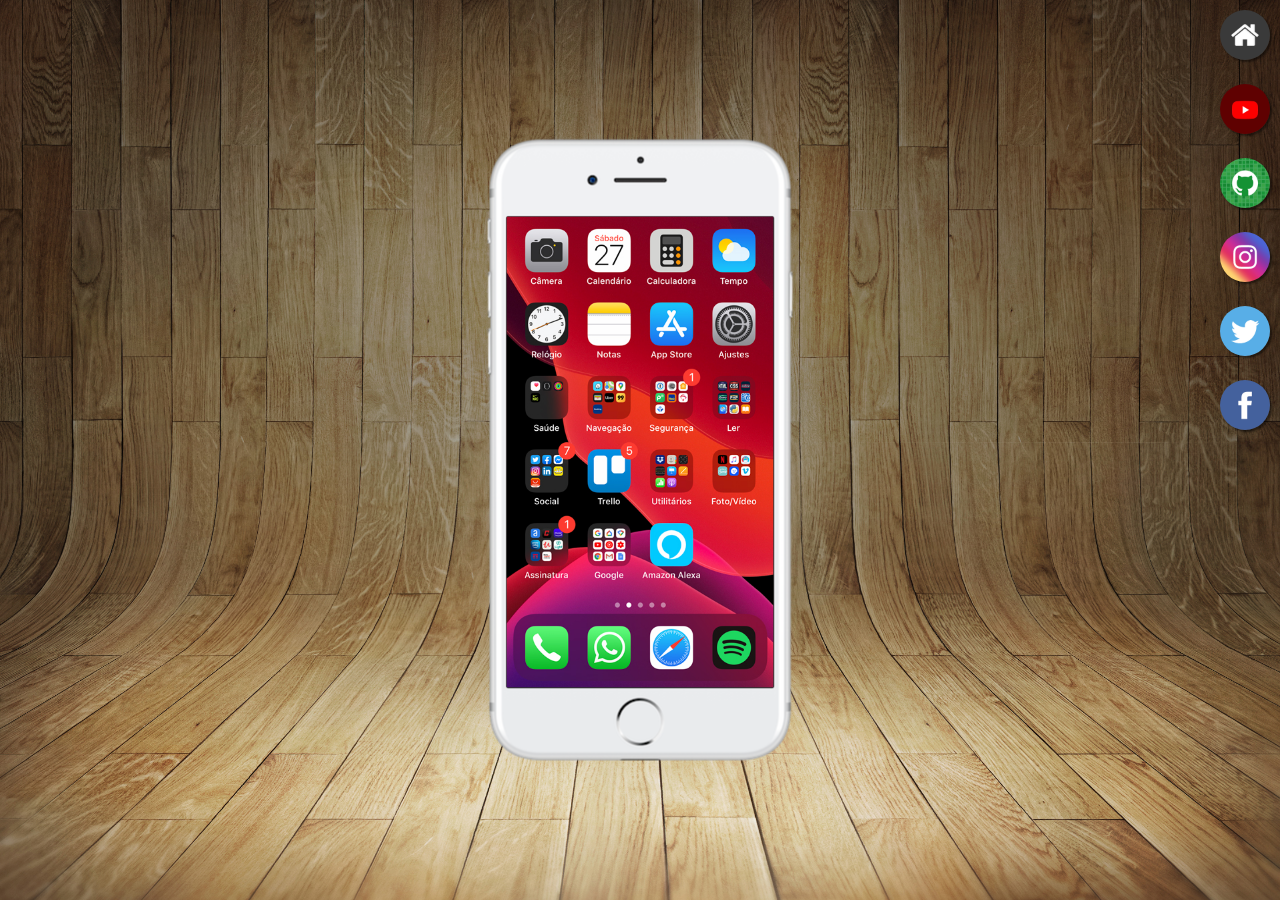
<file: index.html>
<!DOCTYPE html>
<html lang="pt-br">
<head>
    <meta charset="UTF-8">
    <meta name="viewport" content="width=device-width, initial-scale=1.0">
    <title>Projeto de Redes Sociais</title>
    <link rel="stylesheet" href="estilos/style.css">
</head>
<body>
    <main>
        <section id="telefone">
            <iframe src="home.html" name="tela" id="tela" frameborder="0"> 
                Seu navegador não é compativel com isso
            </iframe>
        </section>
        <section id="redes-sociais">
            <a href="#" target="tela"><img src="imagens/logo-home.jpg" alt=""></a><br>
            <a href="youtube.html" target="tela"><img src="imagens/logo-youtube.jpg" alt=""></a><br>
            <a href="github.html" target="tela"><img src="imagens/logo-github.jpg" alt=""></a><br>
            <a href="instagran.html" target="tela"><img src="imagens/logo-instagram.jpg" alt=""></a><br>
            <a href="twitter.html" target="tela"><img src="imagens/logo-twitter.jpg" alt=""></a><br>
            <a href="facebook.html" target="tela"><img src="imagens/logo-facebook.jpg" alt=""></a><br>
        </section>
    </main>
    
</body>
</html>
</file>
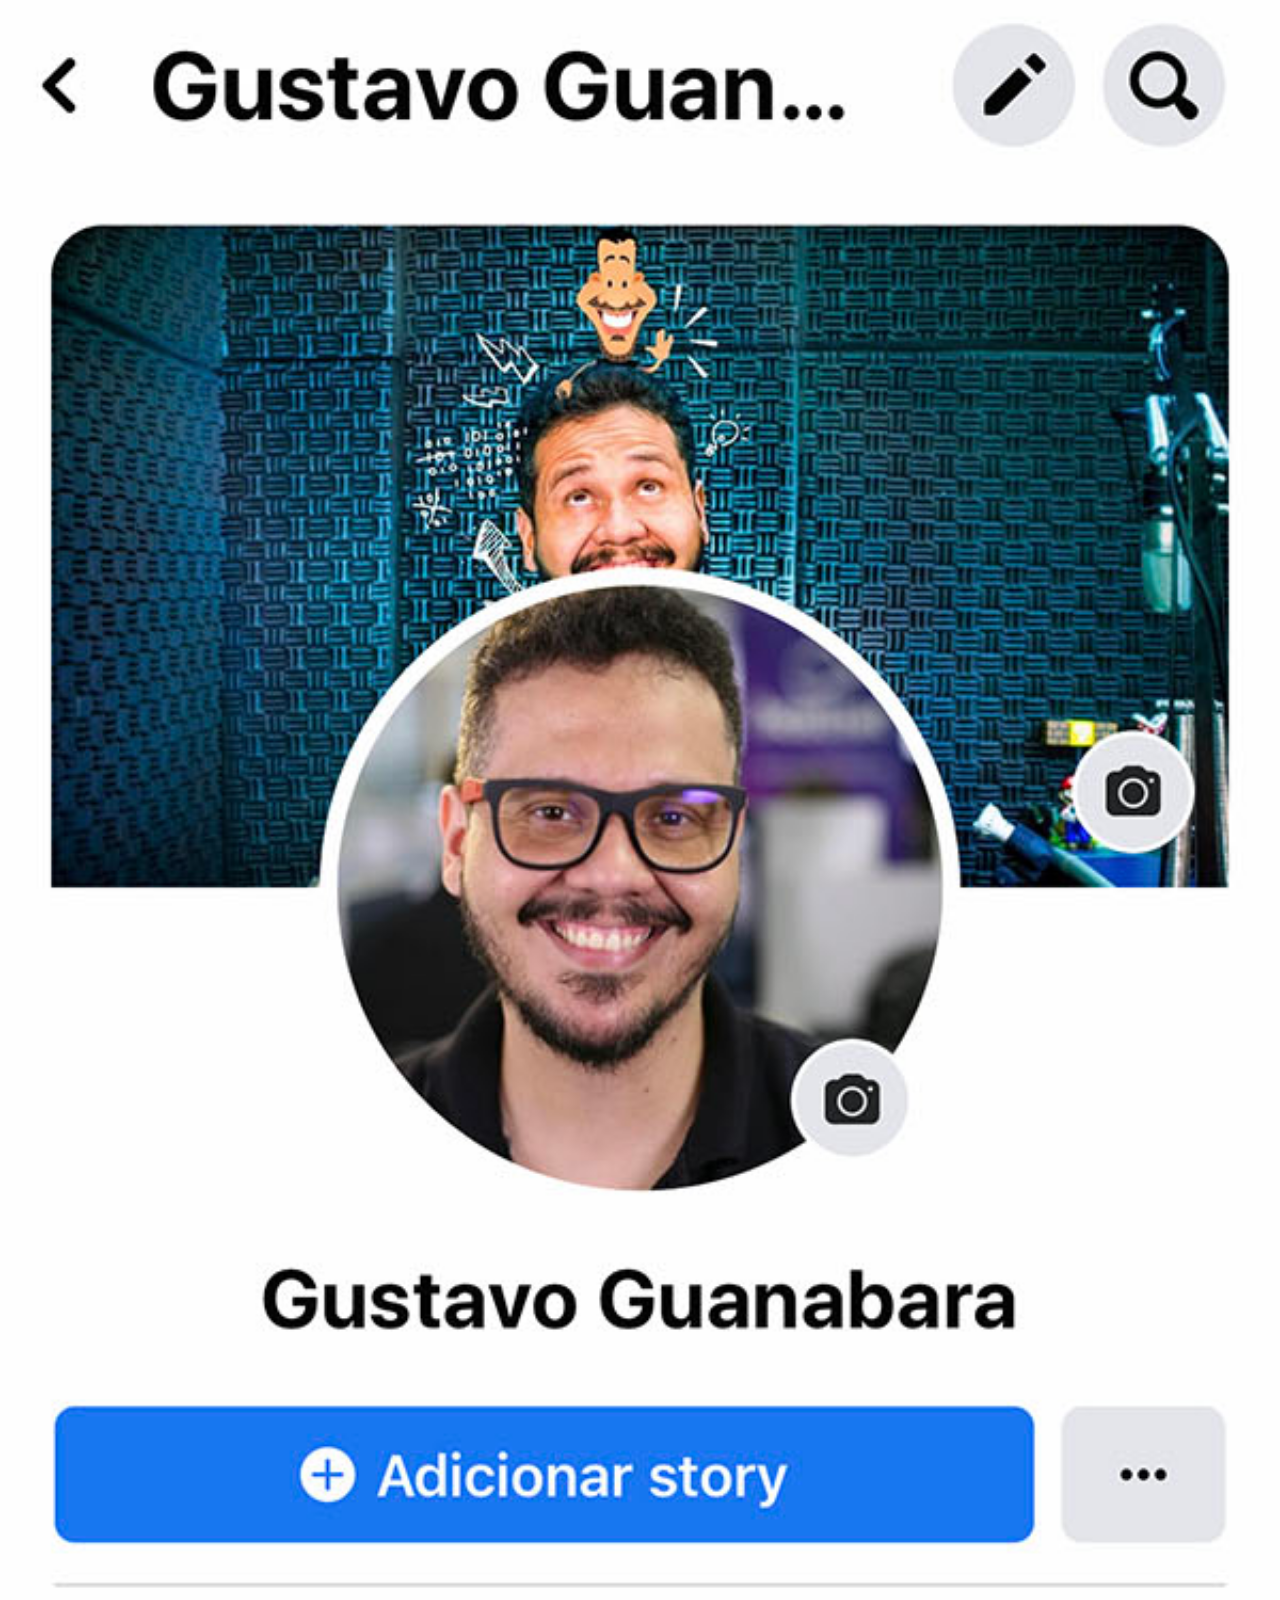
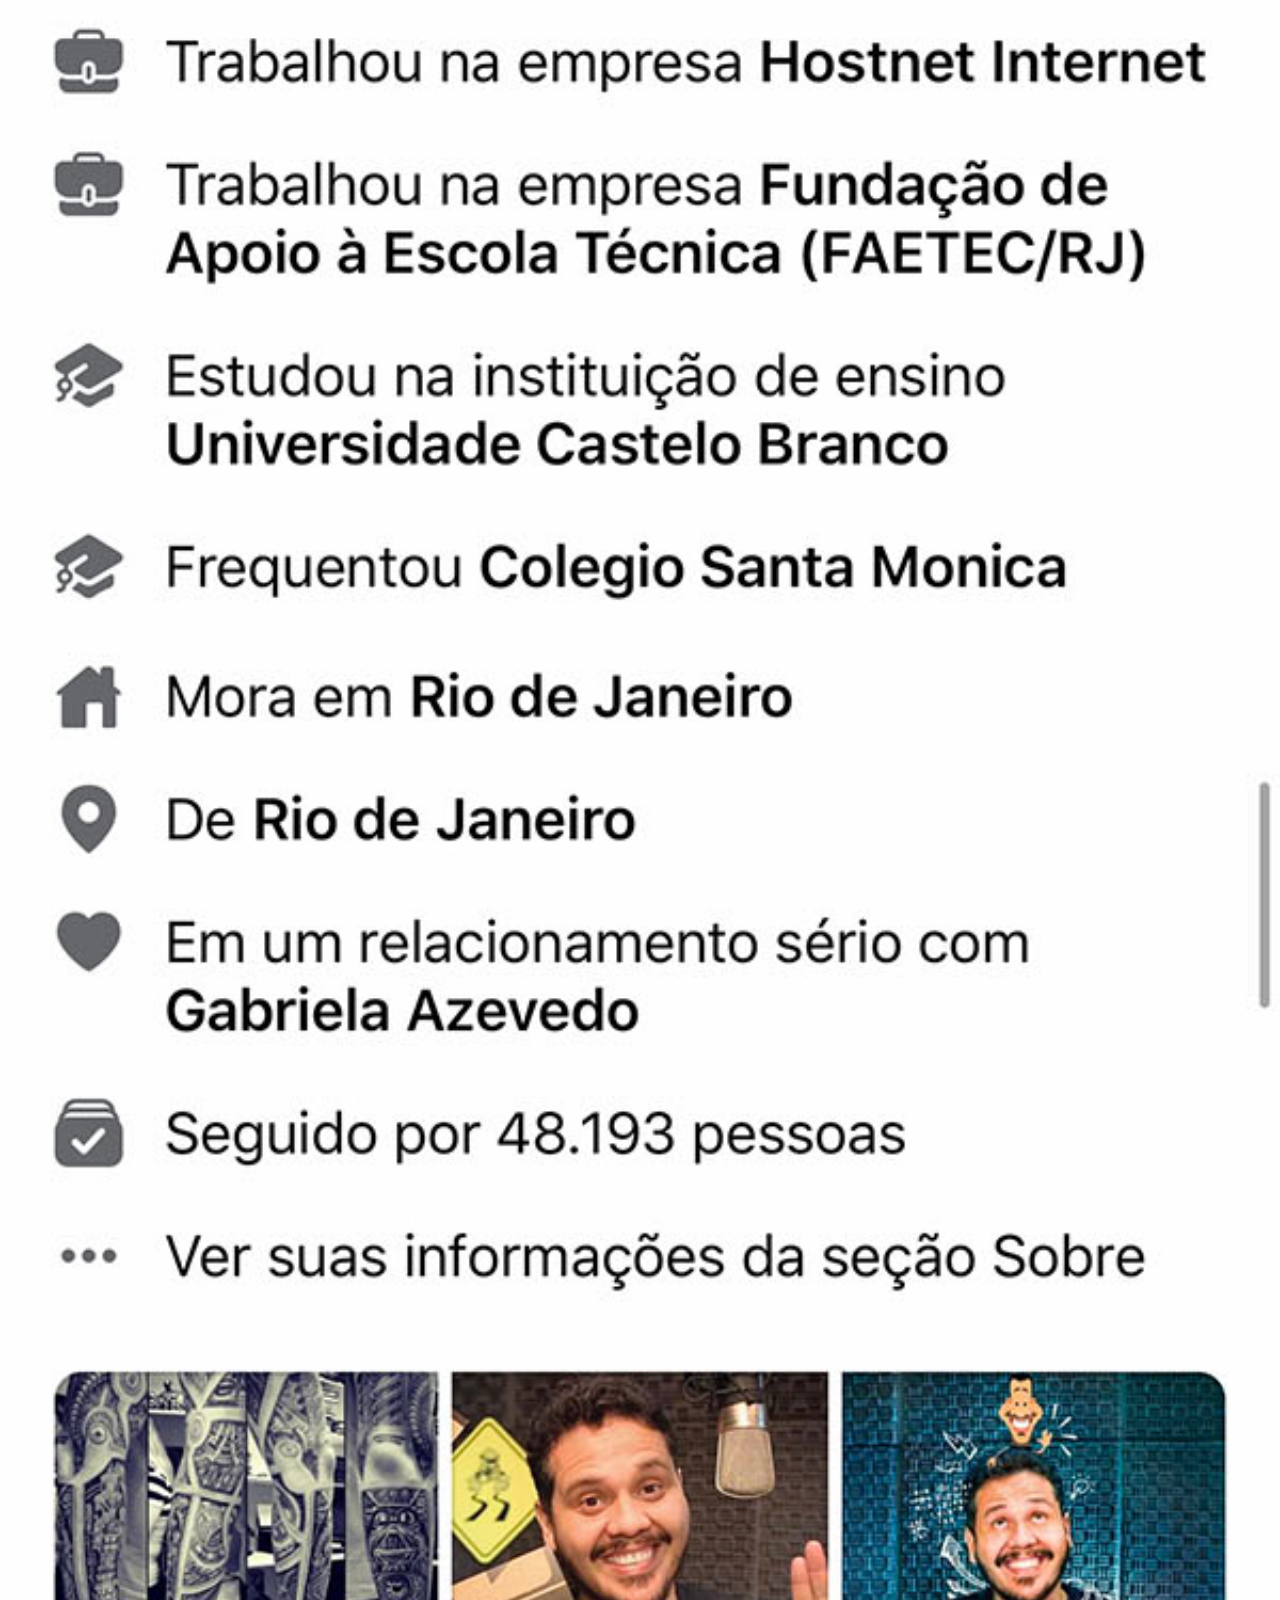
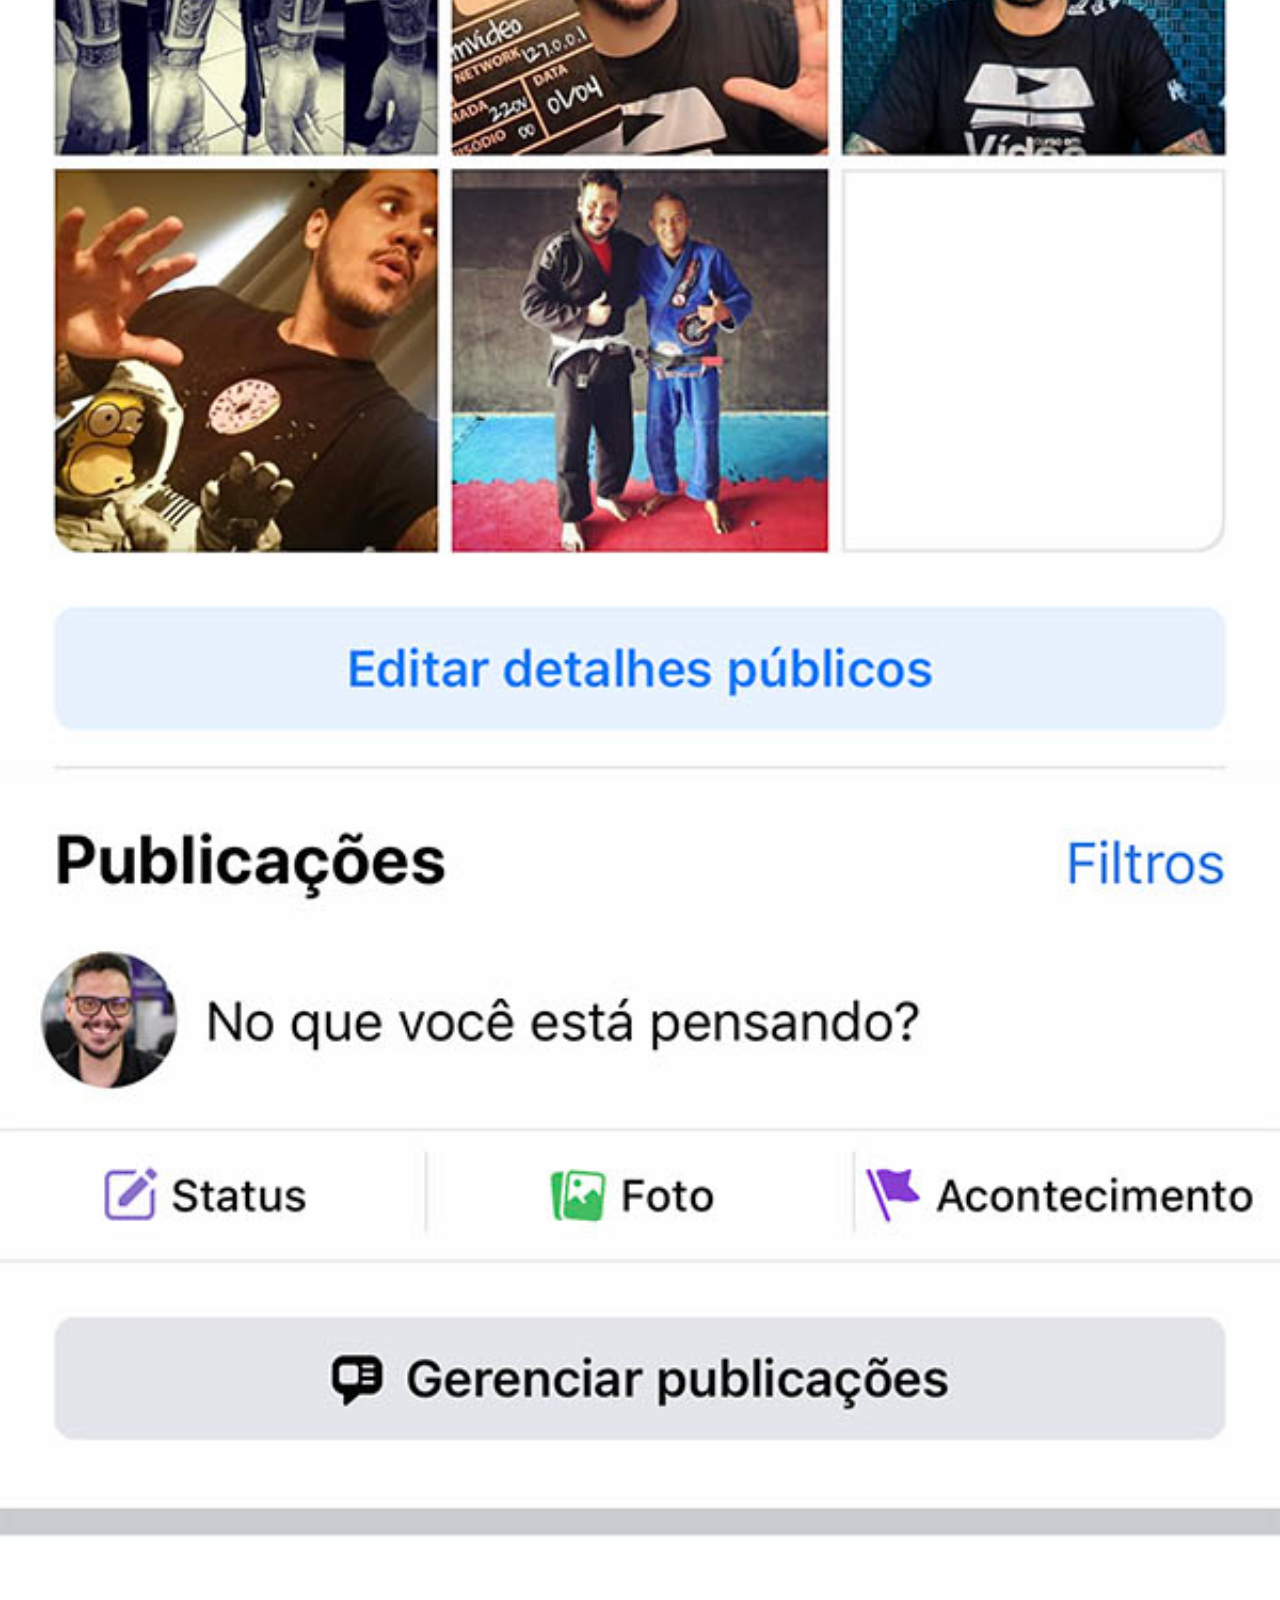
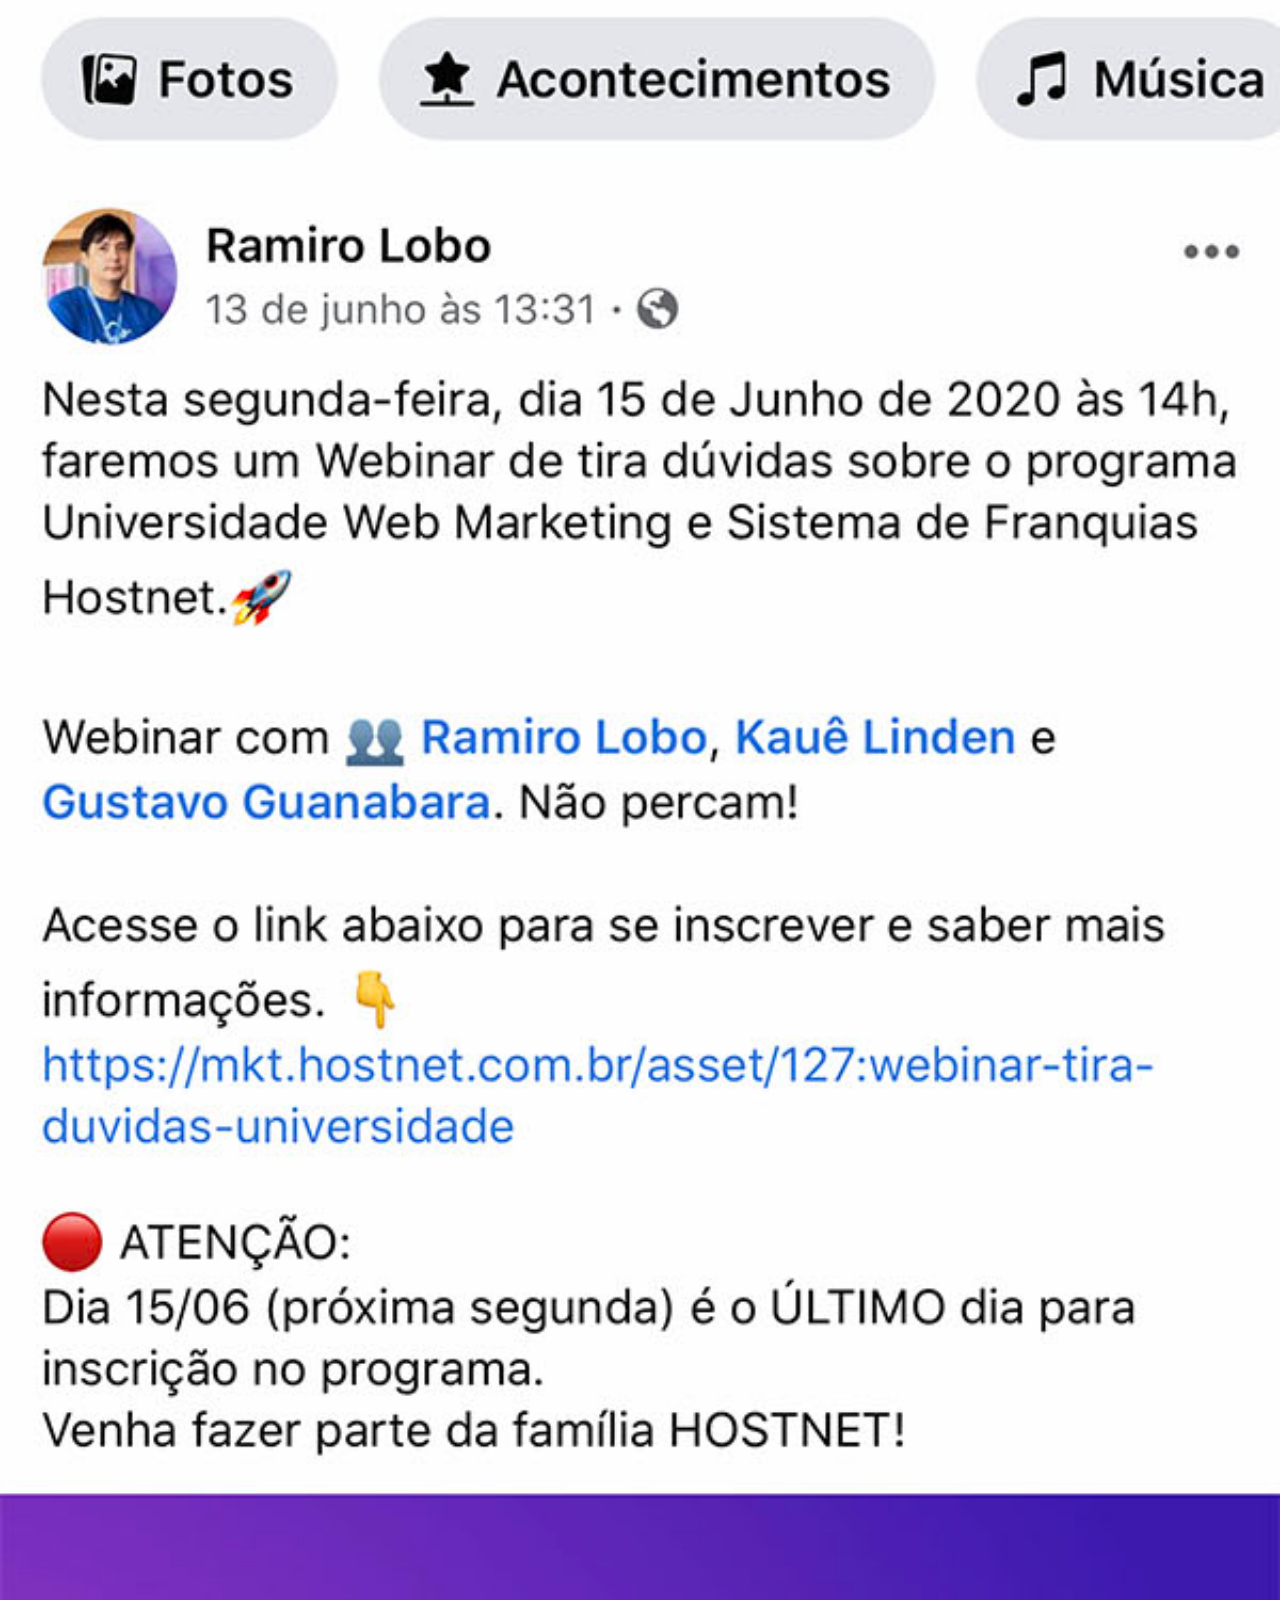
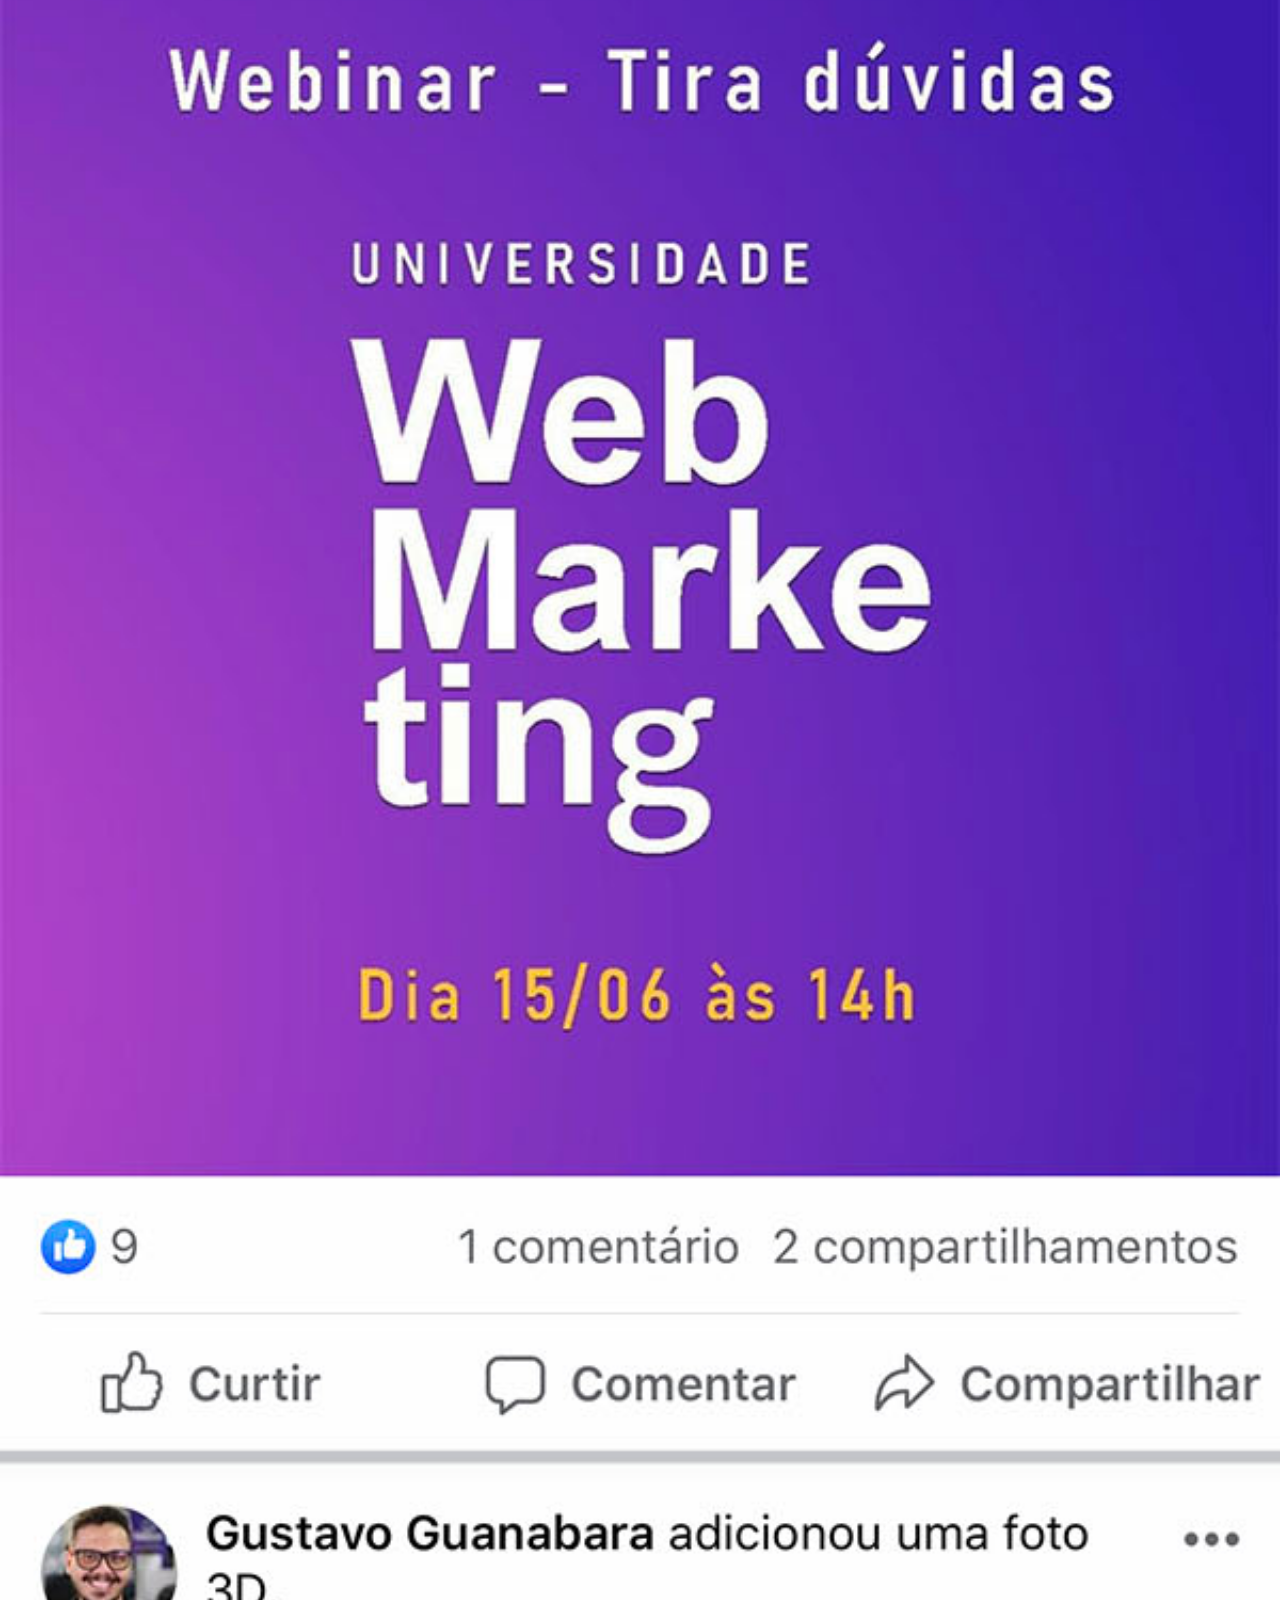
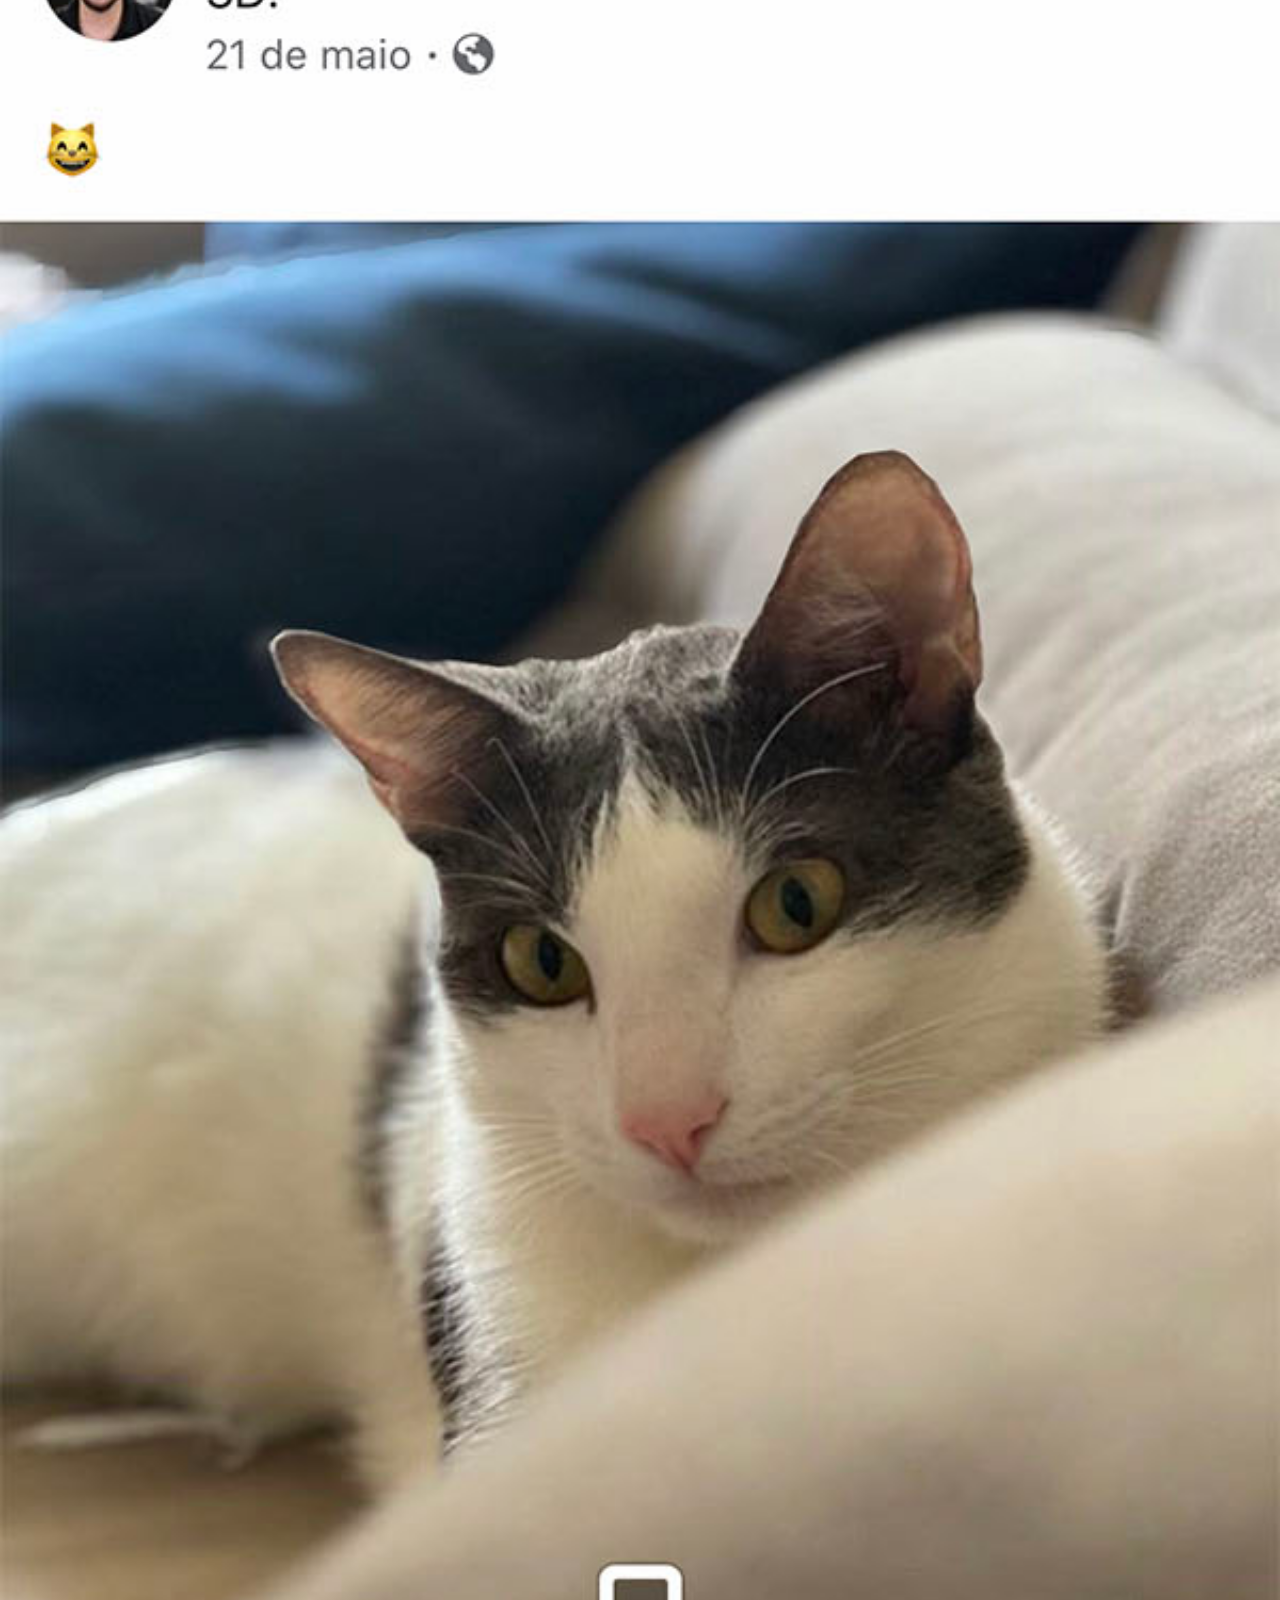
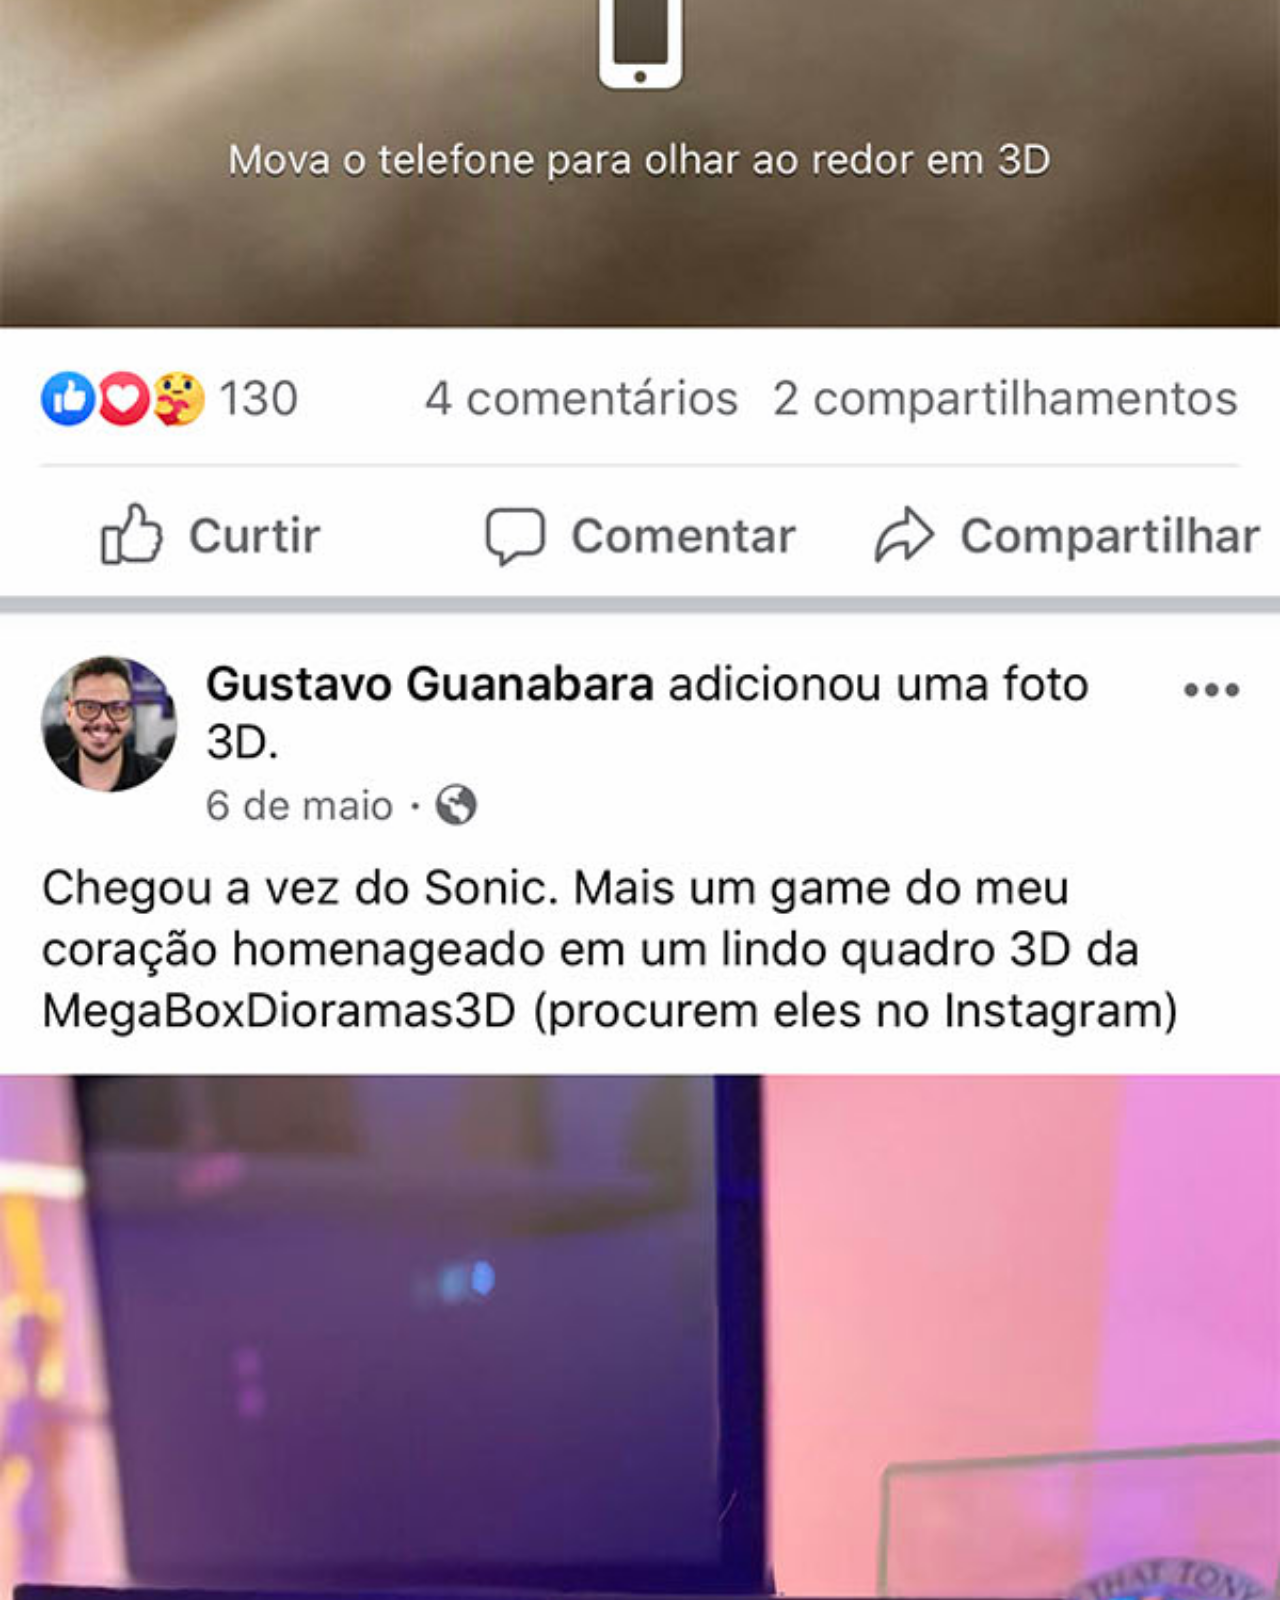
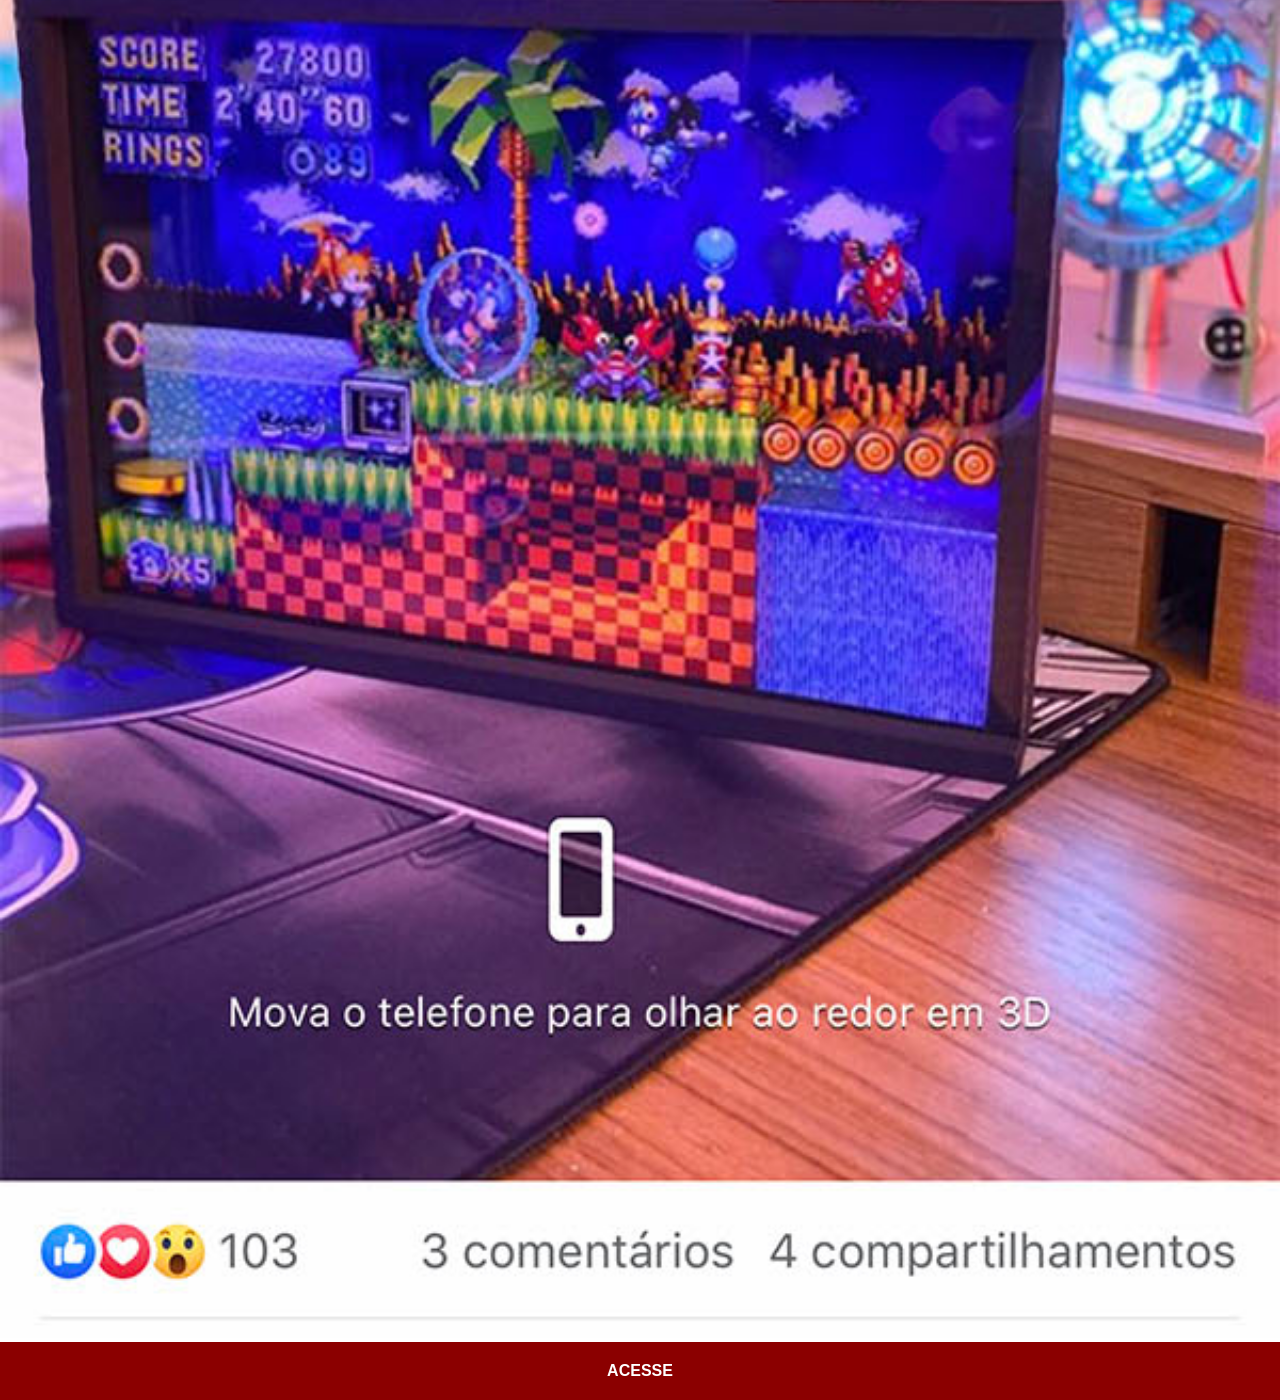
<file: facebook.html>
<!DOCTYPE html>
<html lang="pt-br">
<head>
    <meta charset="UTF-8">
    <meta name="viewport" content="width=device-width, initial-scale=1.0">
    <title>Facebook</title>
    <link rel="stylesheet" href="estilos/social.css">
</head>
<body>

    <img src="imagens/tela-facebook.jpg" alt="Facebook">
    <a href="https://www.facebook.com/gustavoguanabara/?locale=pt_BR">ACESSE</a>
    
</body>
</html>
</file>
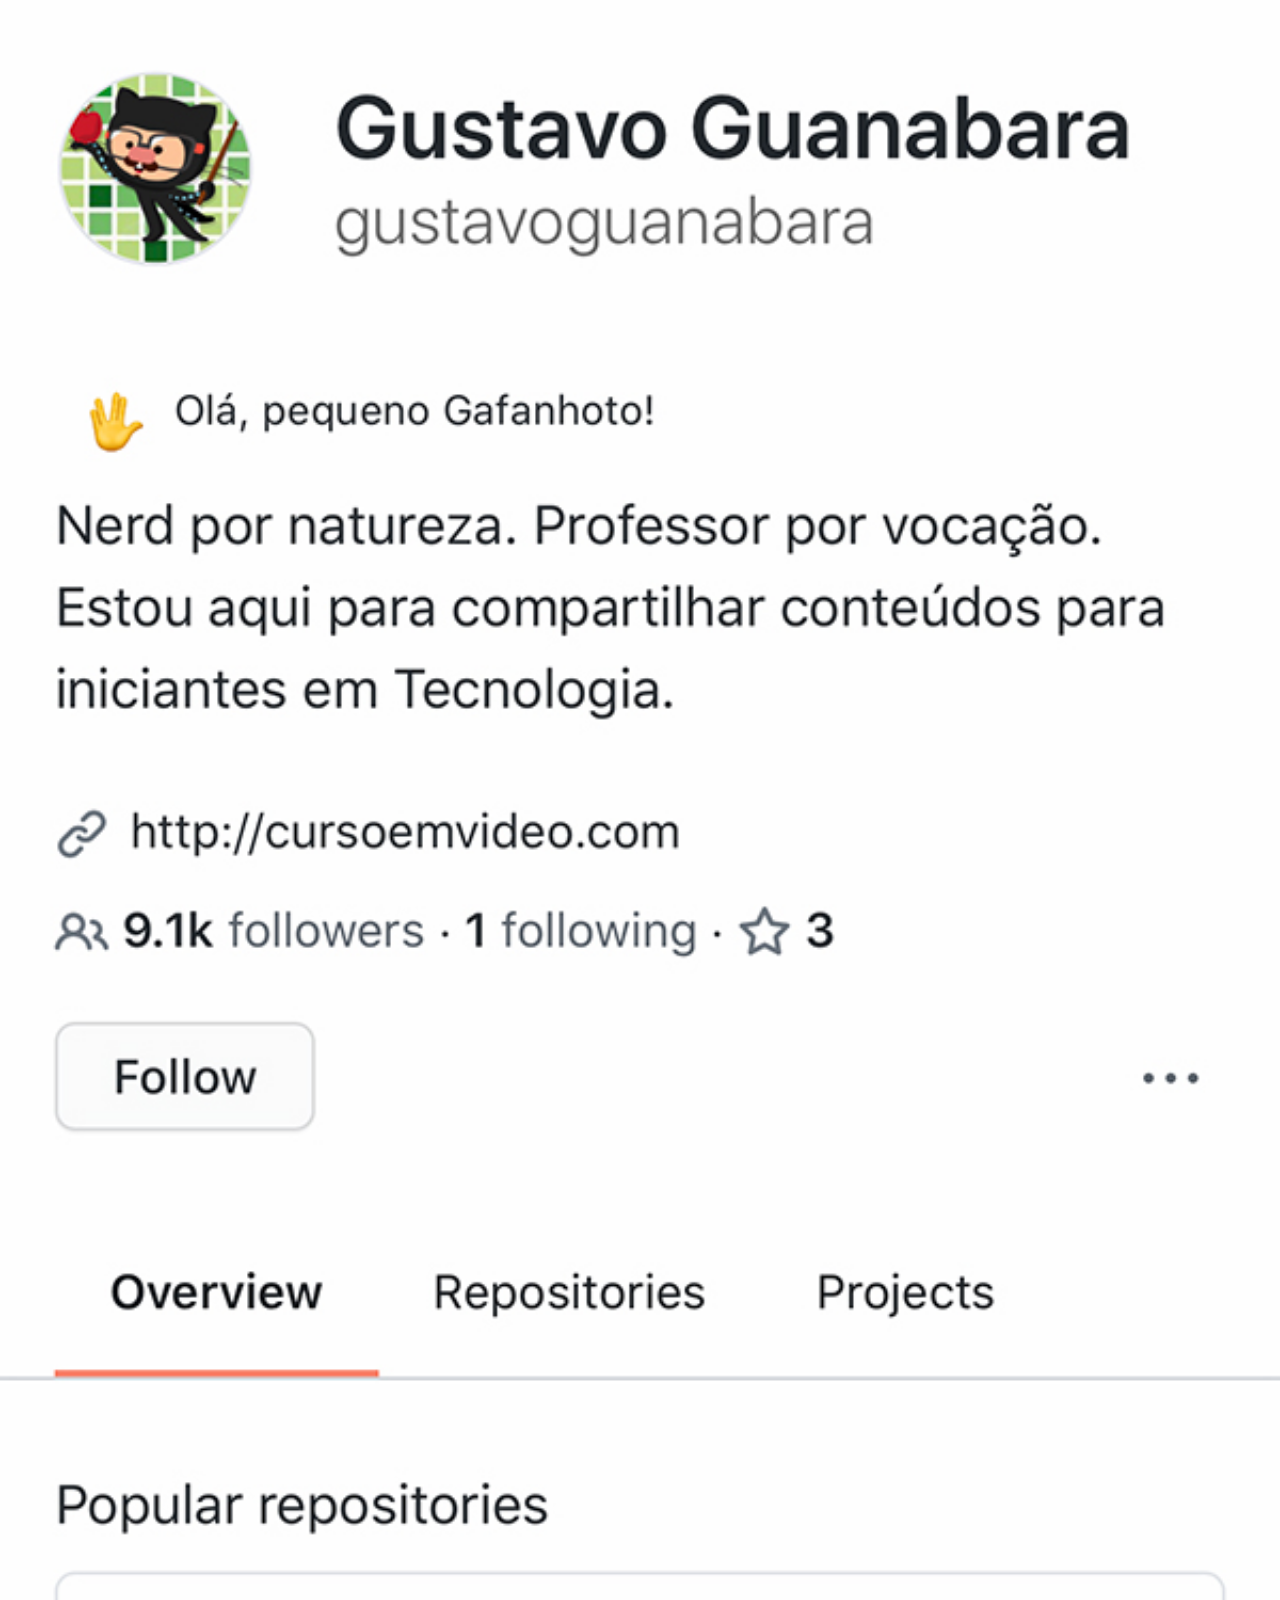
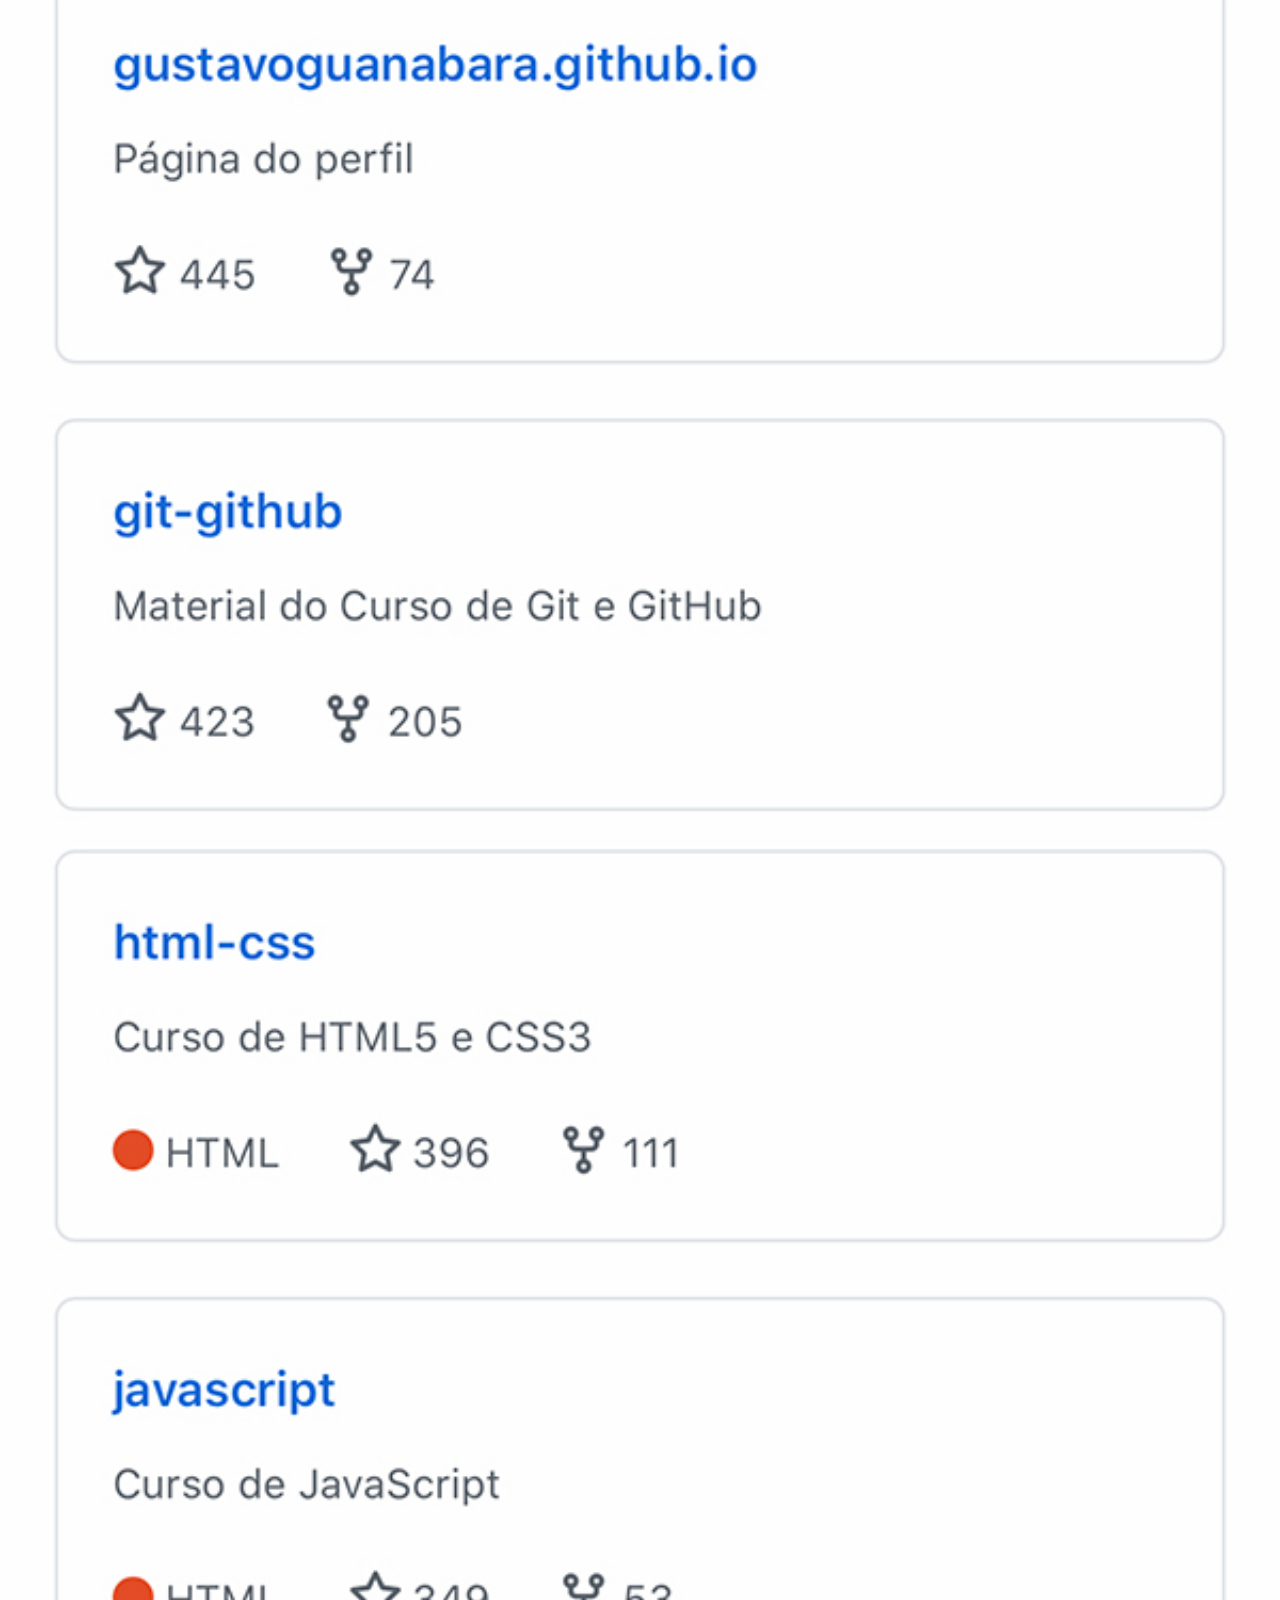
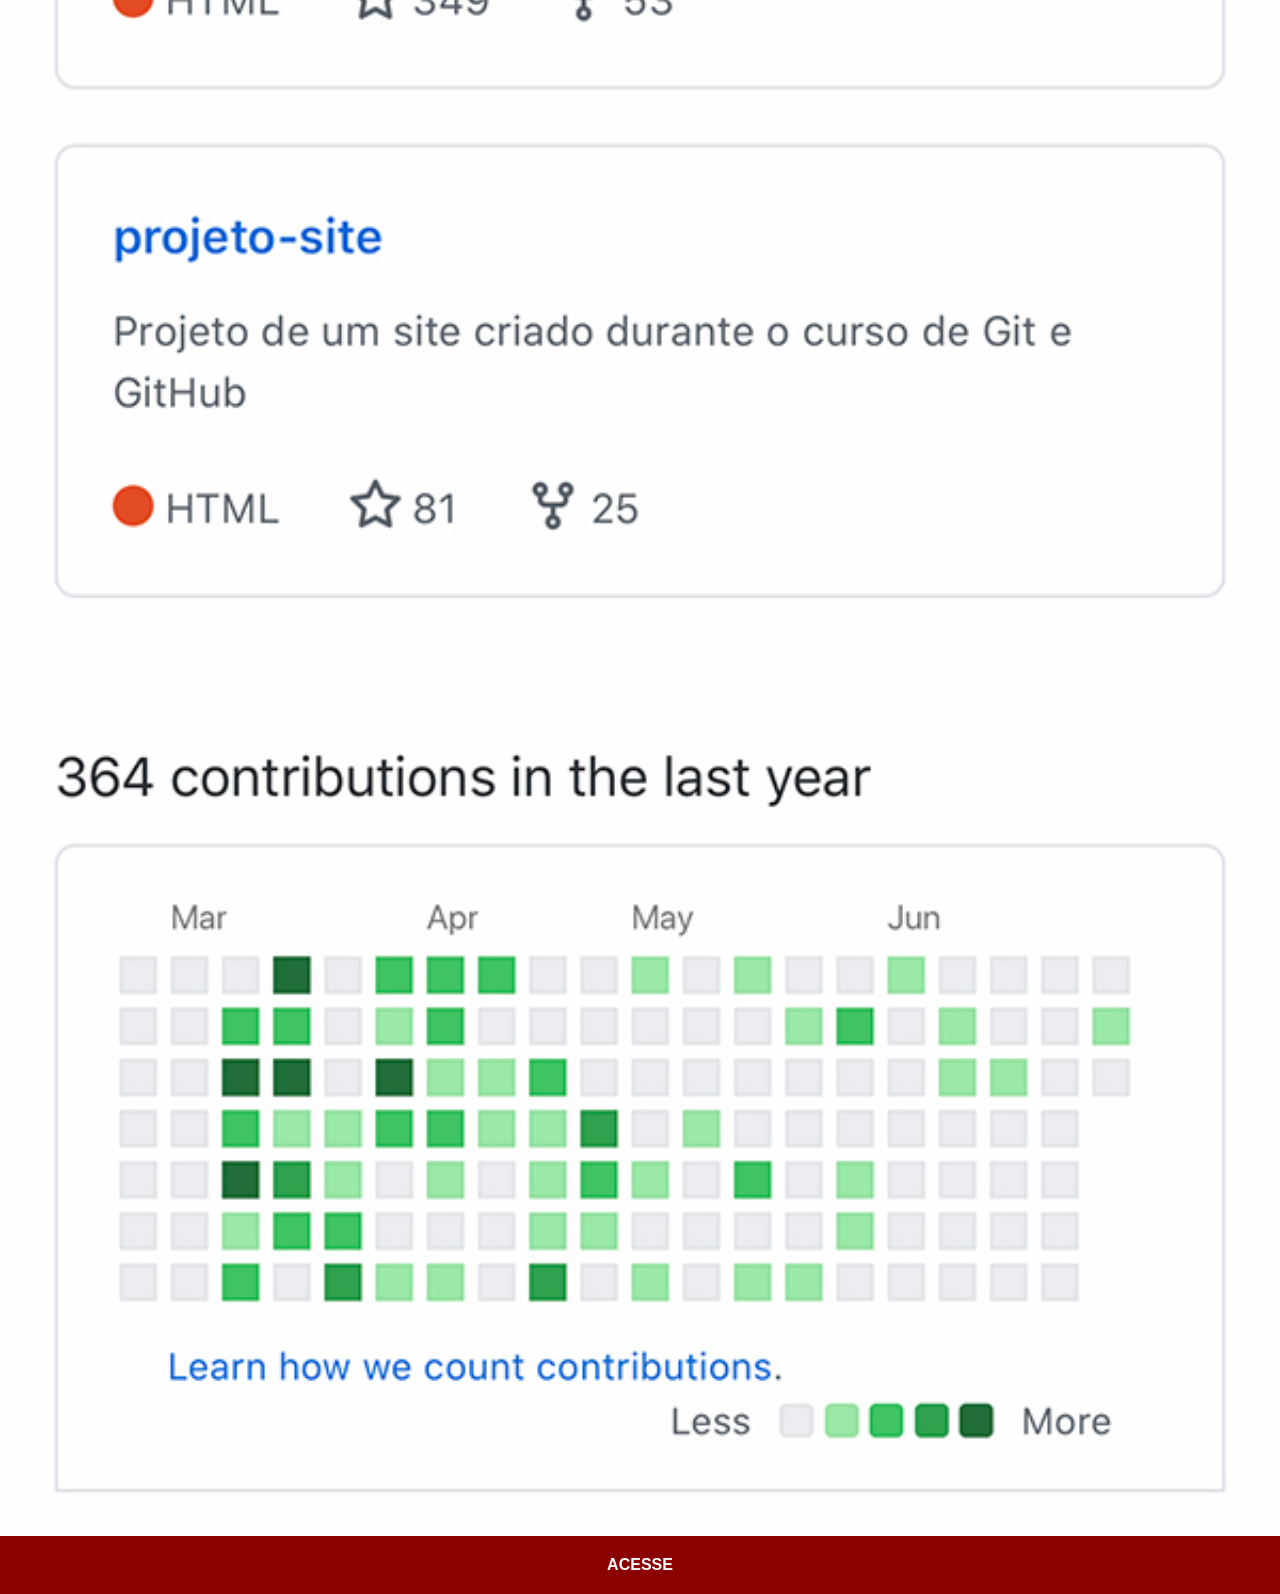
<file: github.html>
<!DOCTYPE html>
<html lang="pt-br">
<head>
    <meta charset="UTF-8">
    <meta name="viewport" content="width=device-width, initial-scale=1.0">
    <title>Github</title>
    <link rel="stylesheet" href="estilos/social.css">
</head>
<body>
    <img src="imagens/tela-github.jpg" alt="Github">
    <a href="https://github.com/gustavoguanabara" target="_blank">ACESSE</a>
    
</body>
</html>
</file>
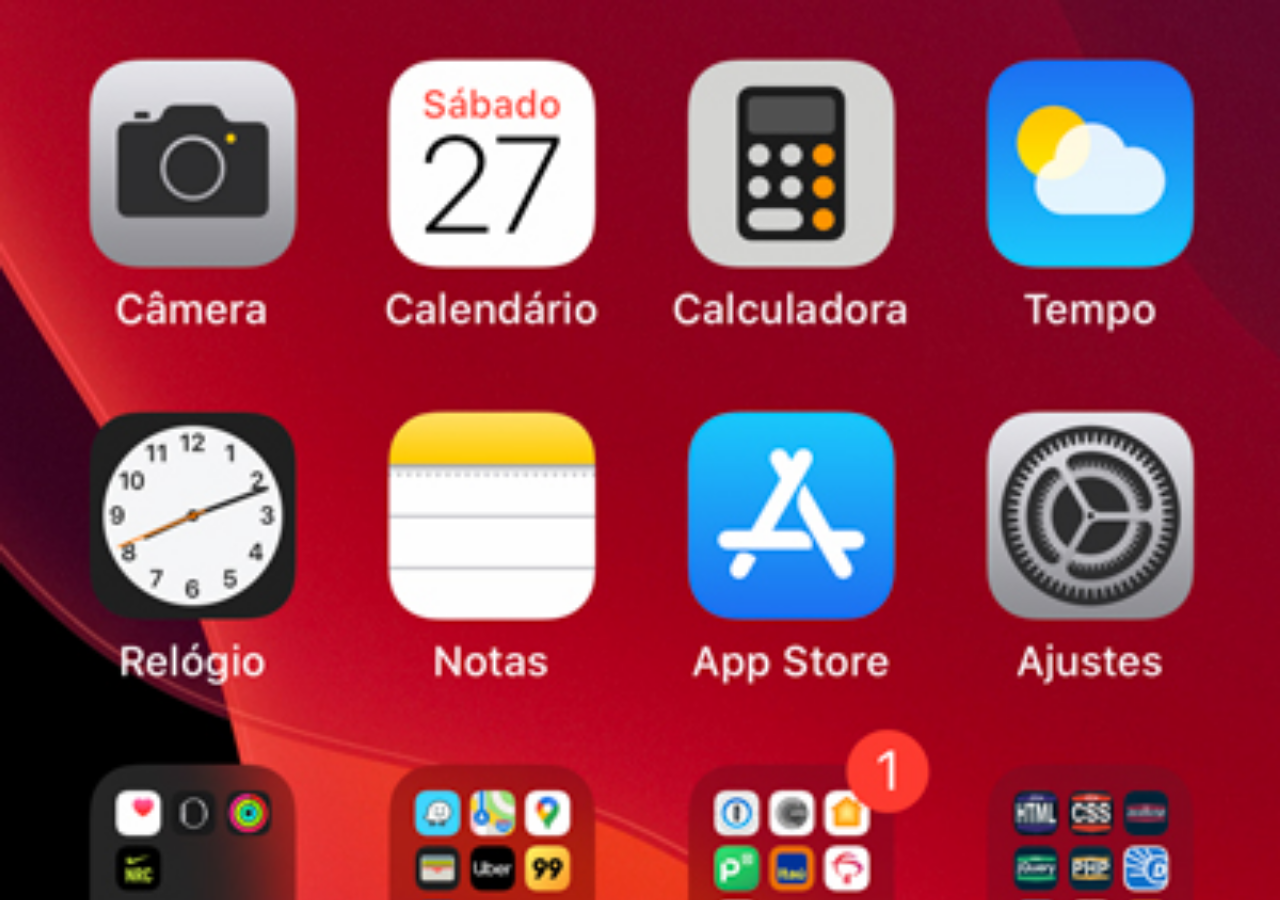
<file: home.html>
<!DOCTYPE html>
<html lang="pt-br">
<head>
    <meta charset="UTF-8">
    <meta name="viewport" content="width=device-width, initial-scale=1.0">
    <title>Home</title>
</head>
<body>
    <style>
        * {
            margin: 0px;
            padding: 0px;
        }

        body {
            width: 100vw;
            height: 100vh;
            background: black url('imagens/tela-home.jpg') no-repeat top center;
            background-size: cover;
        }
    </style>
    
</body>
</html>
</file>
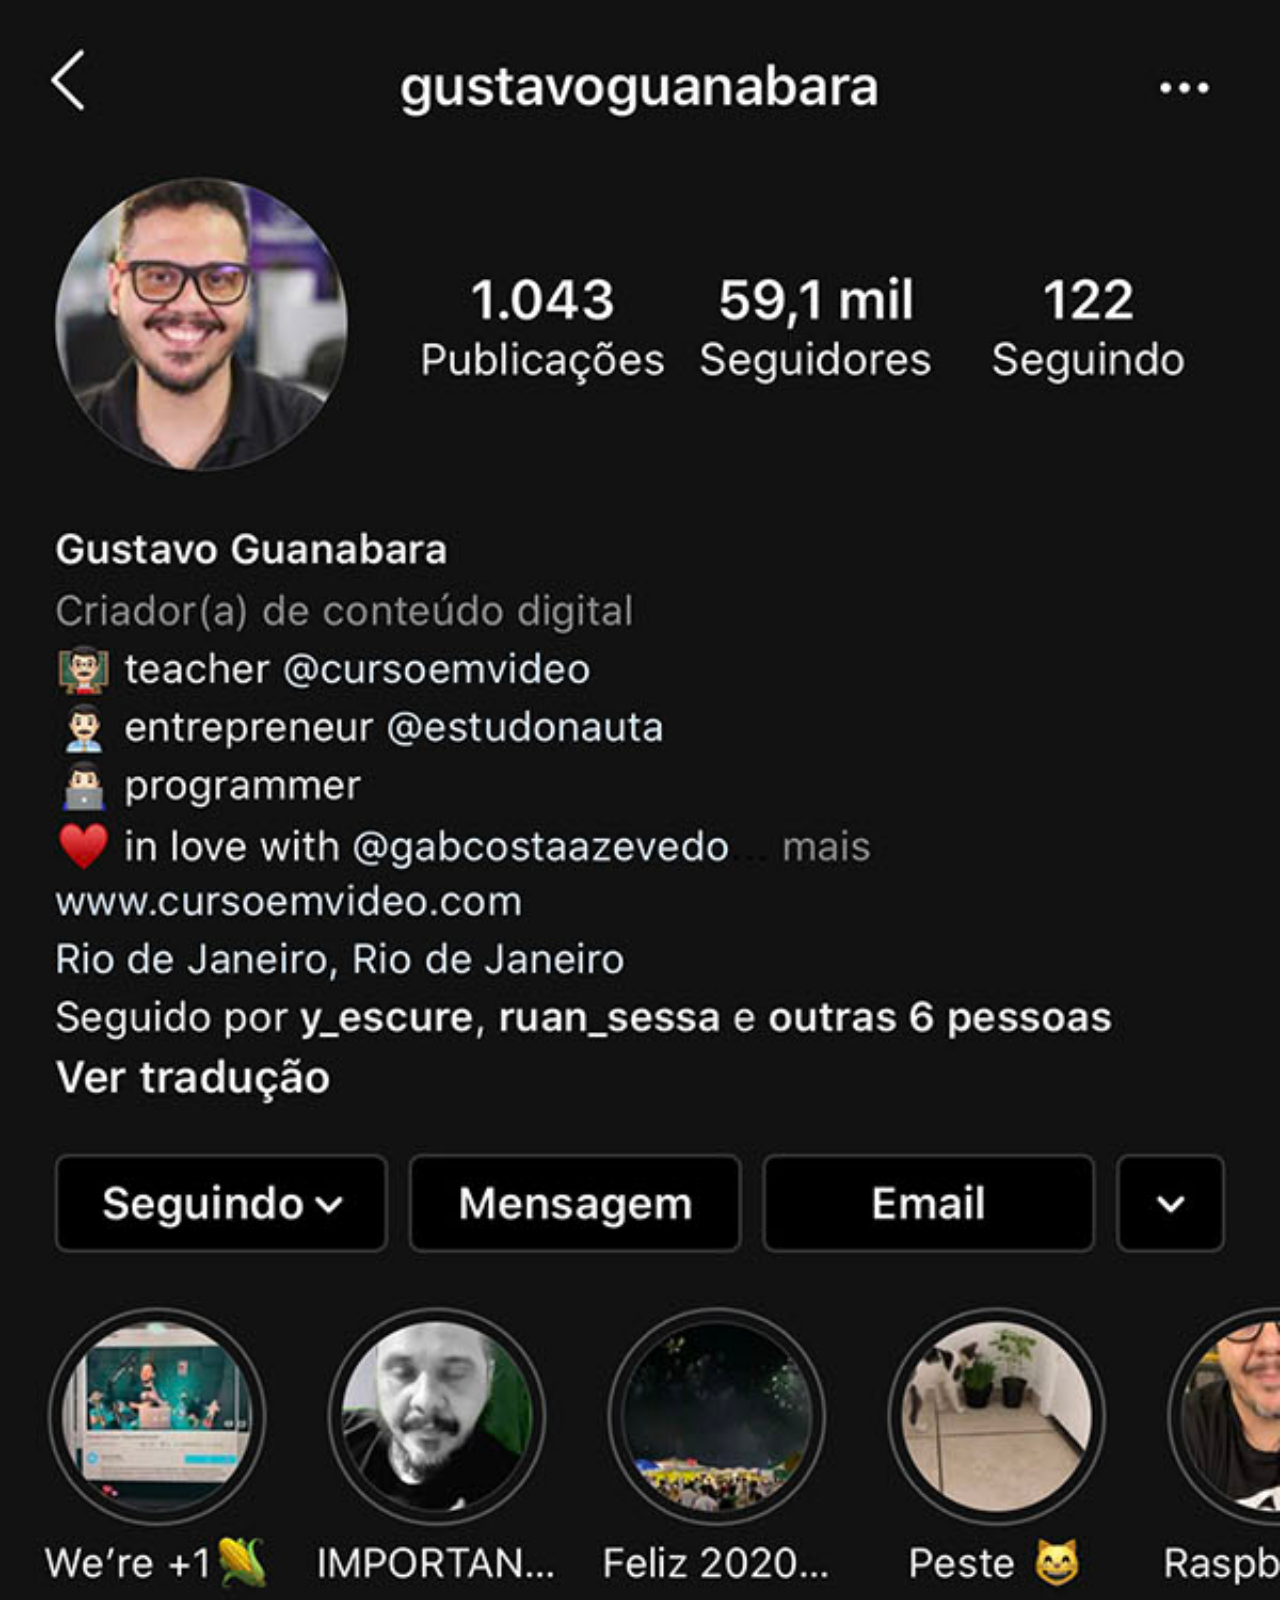
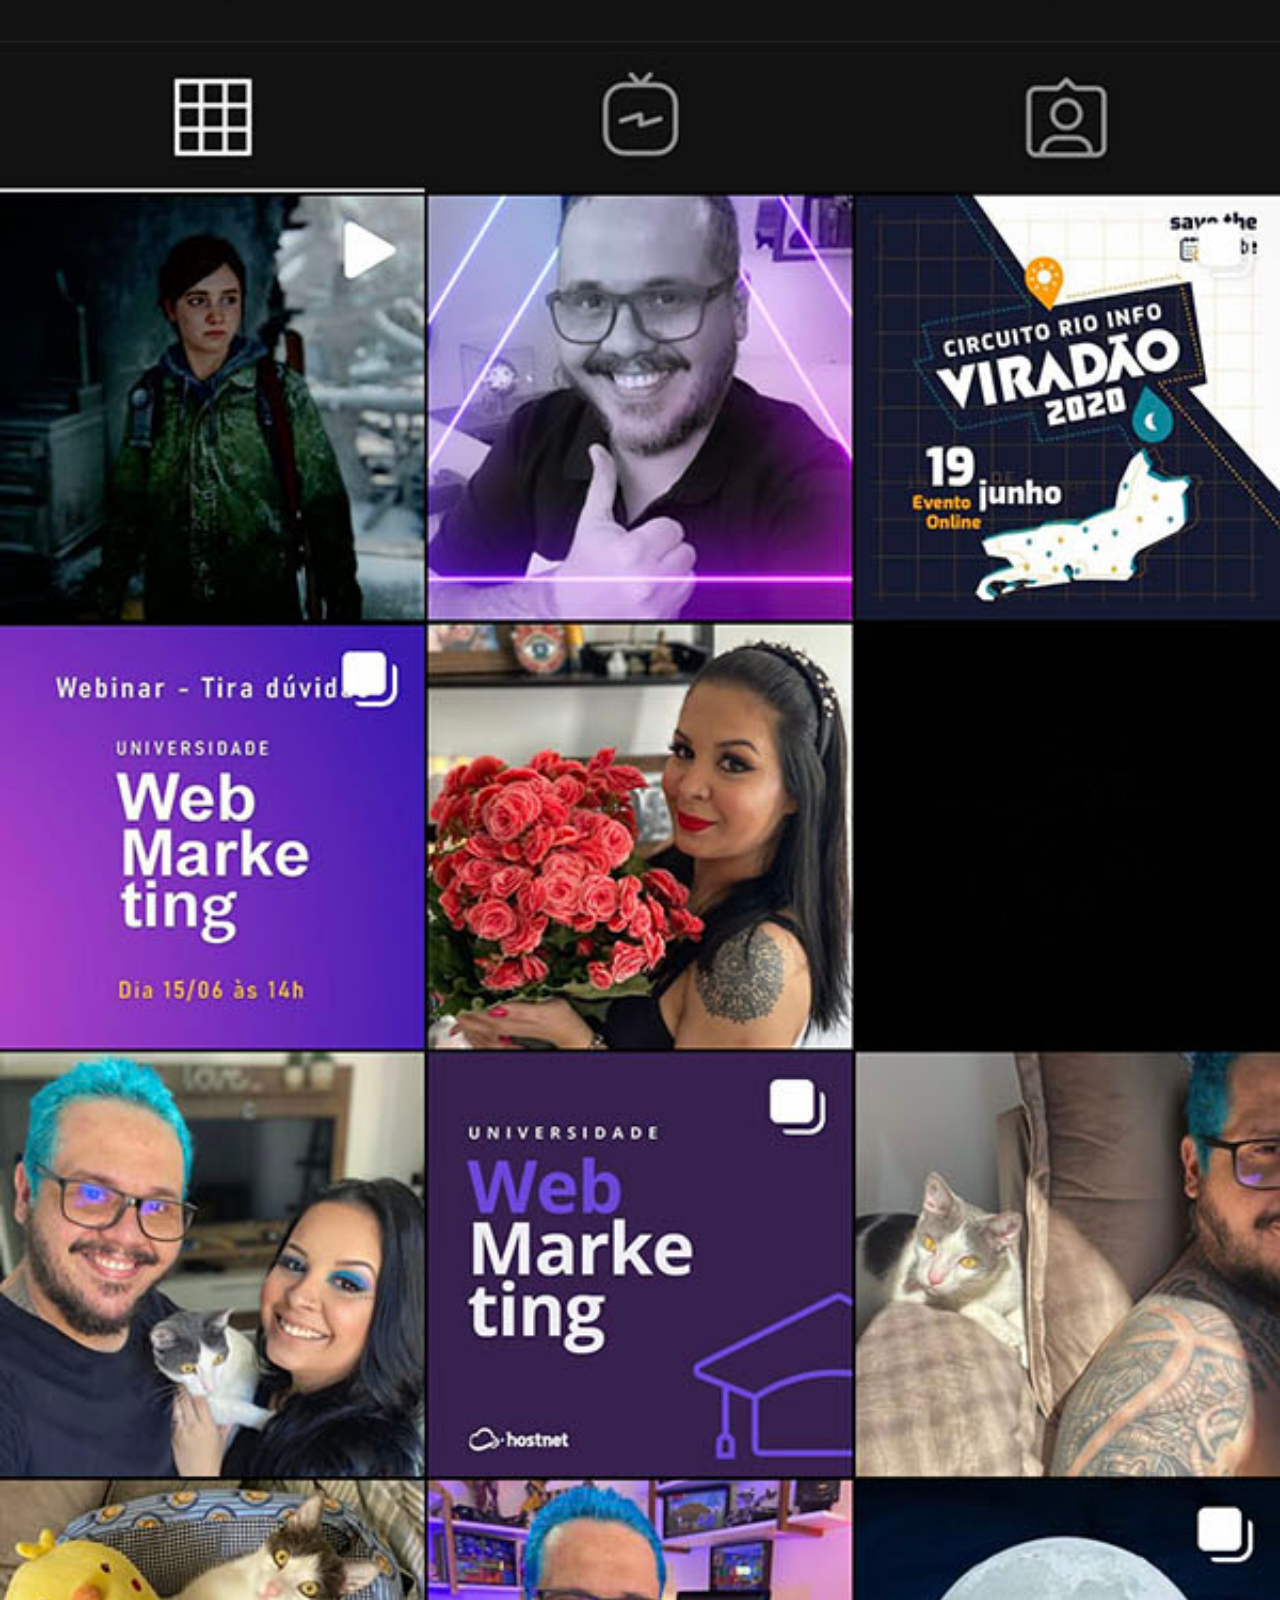
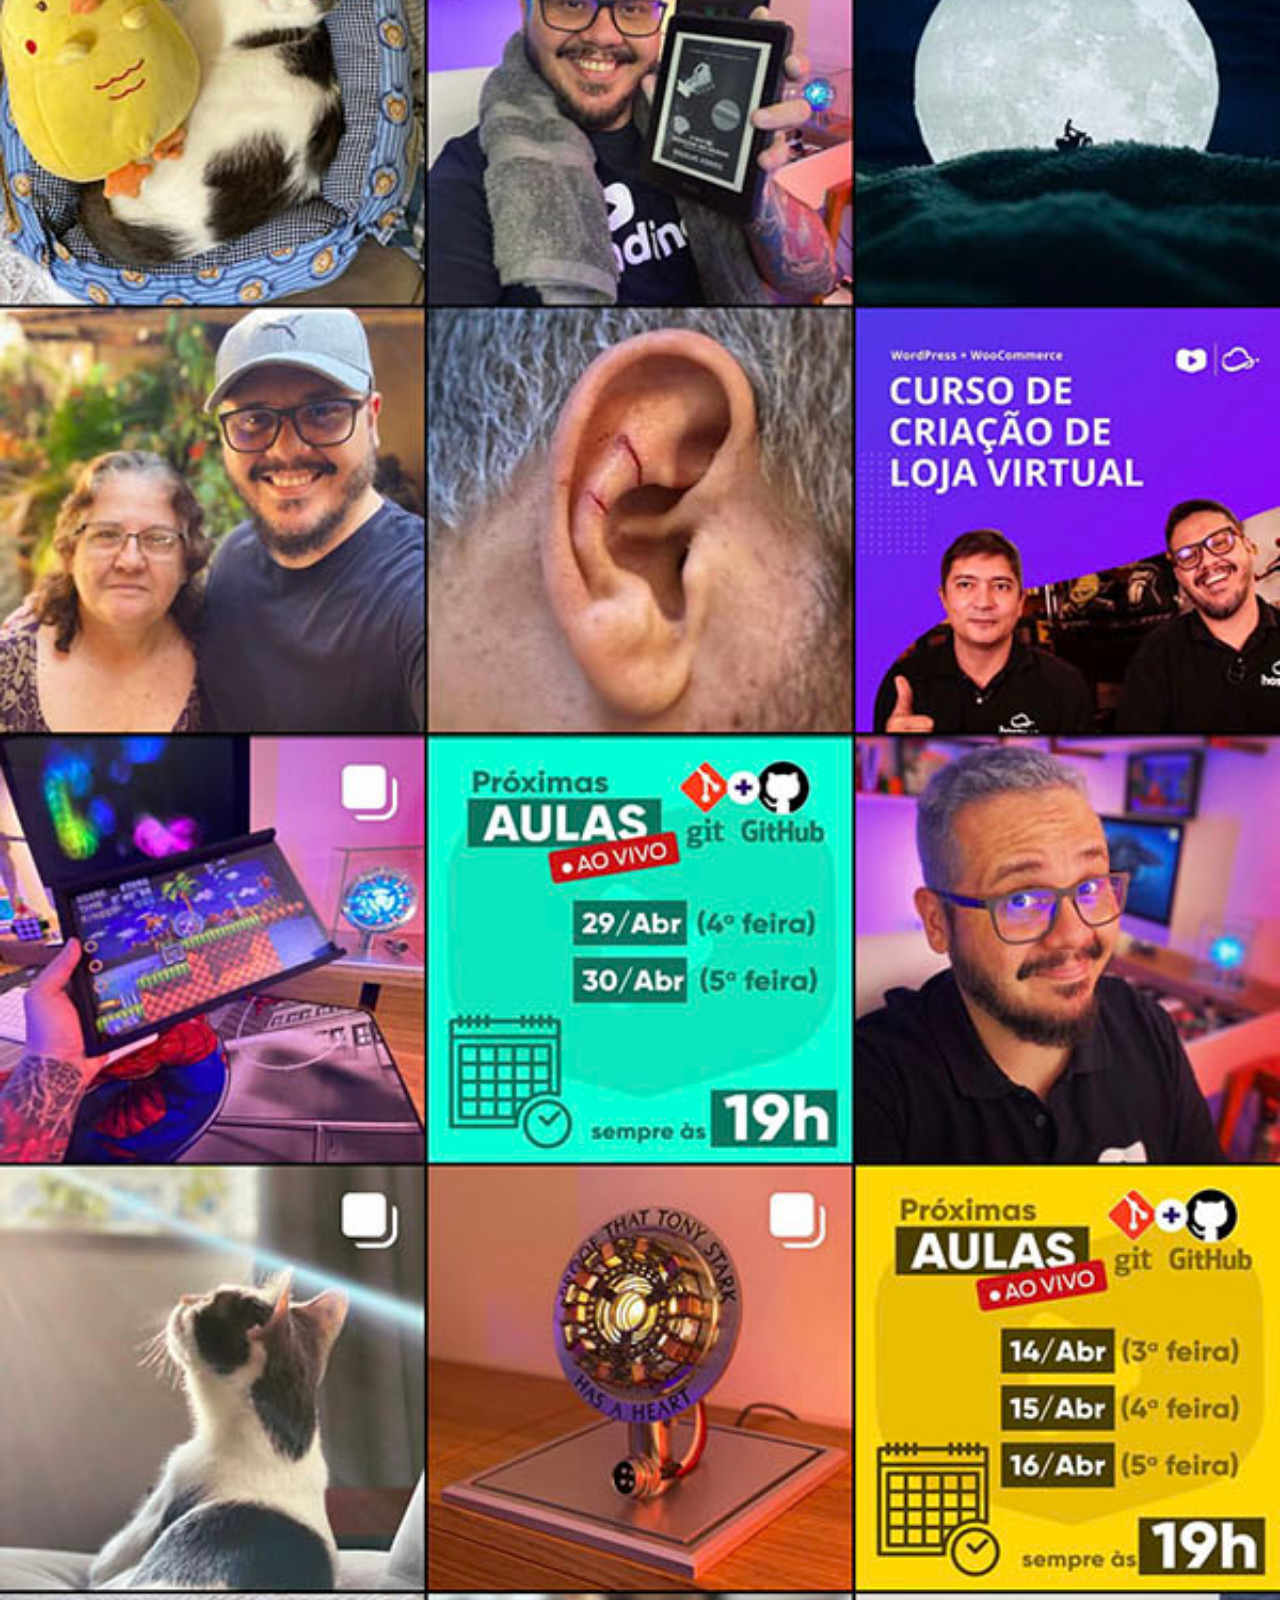
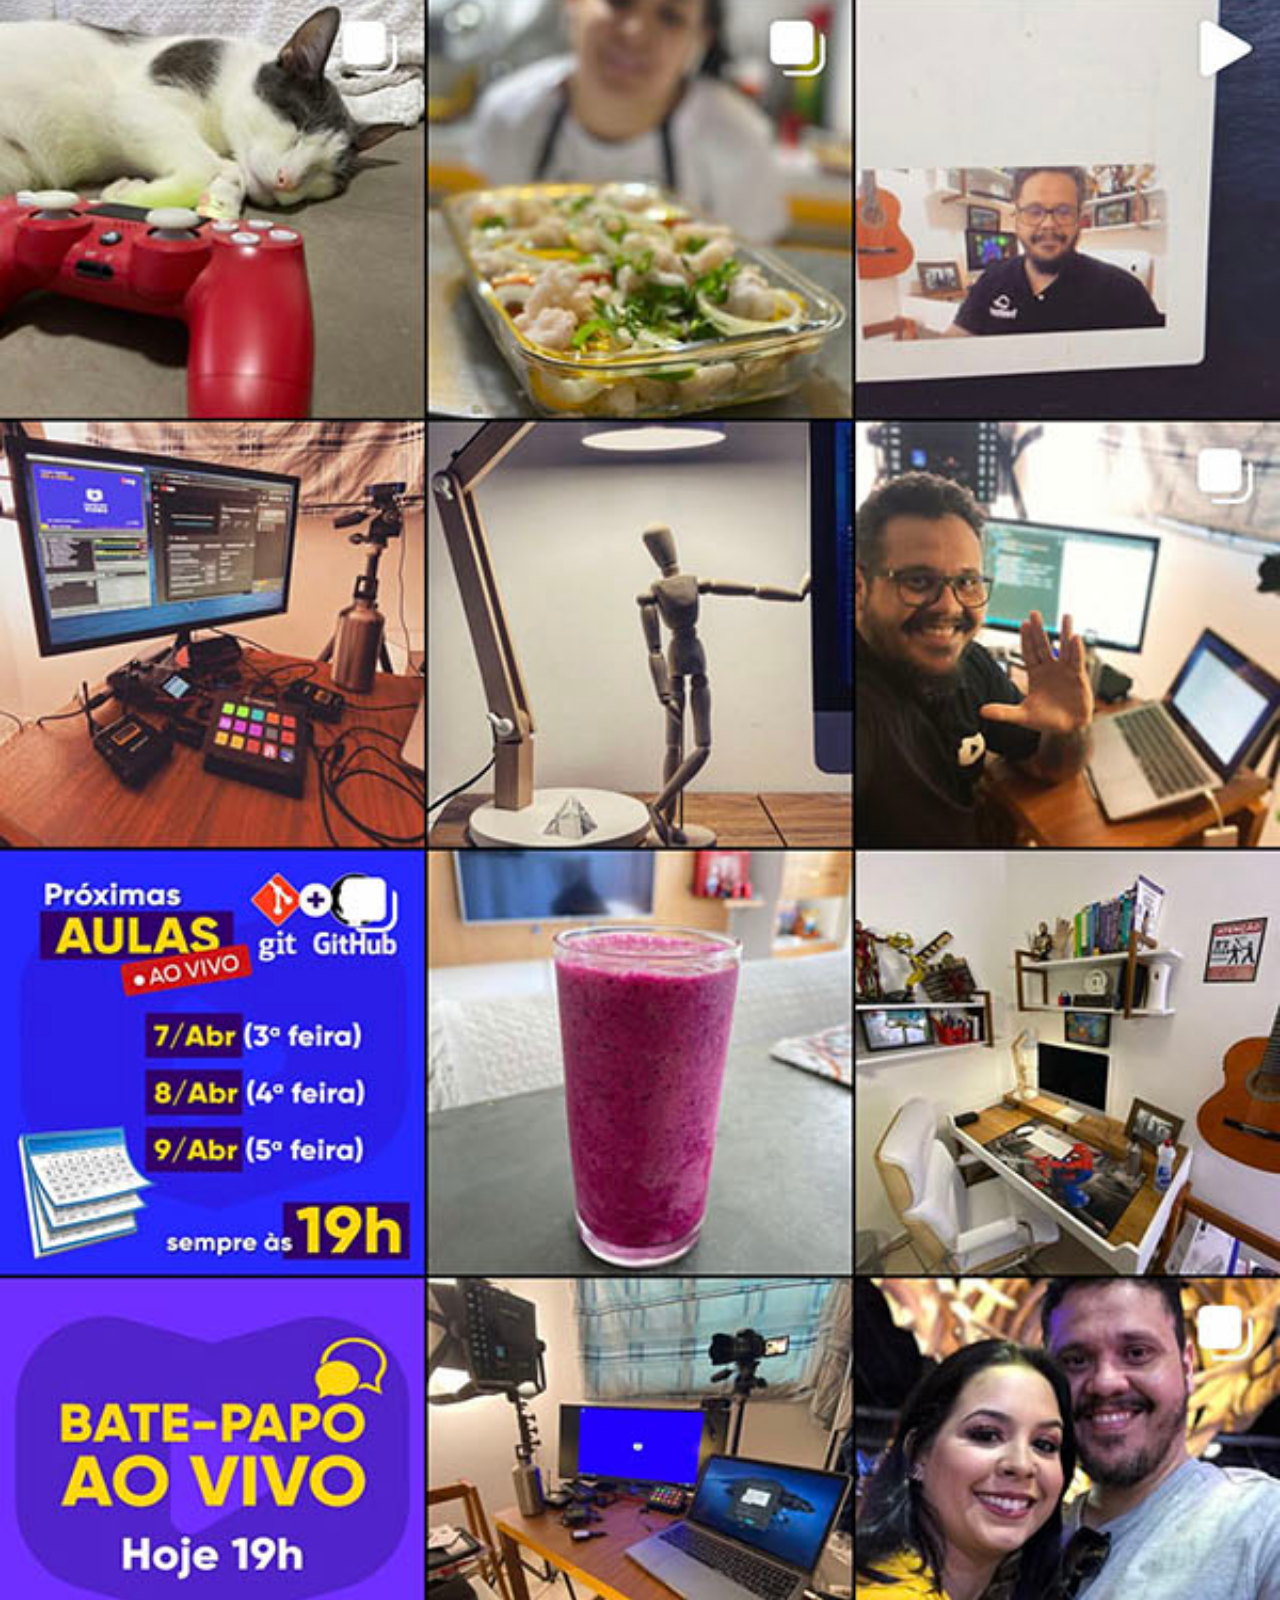
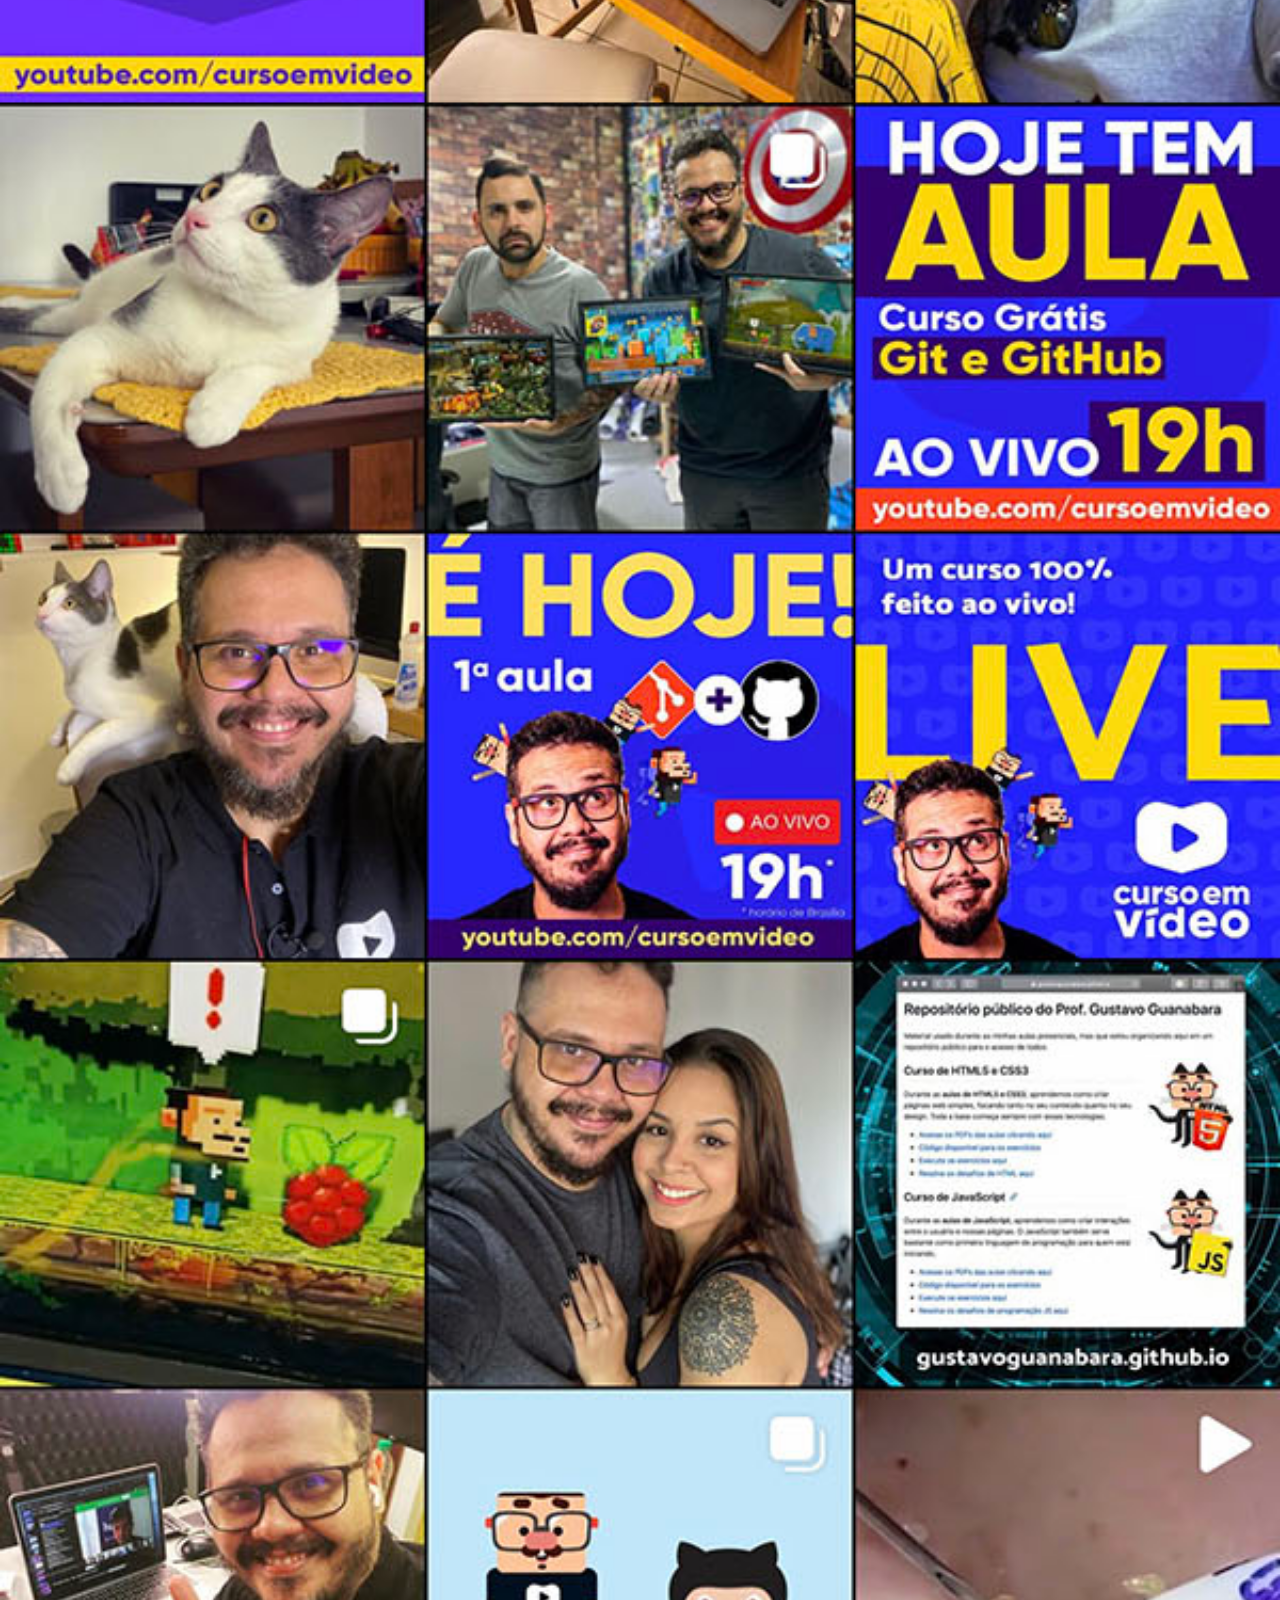
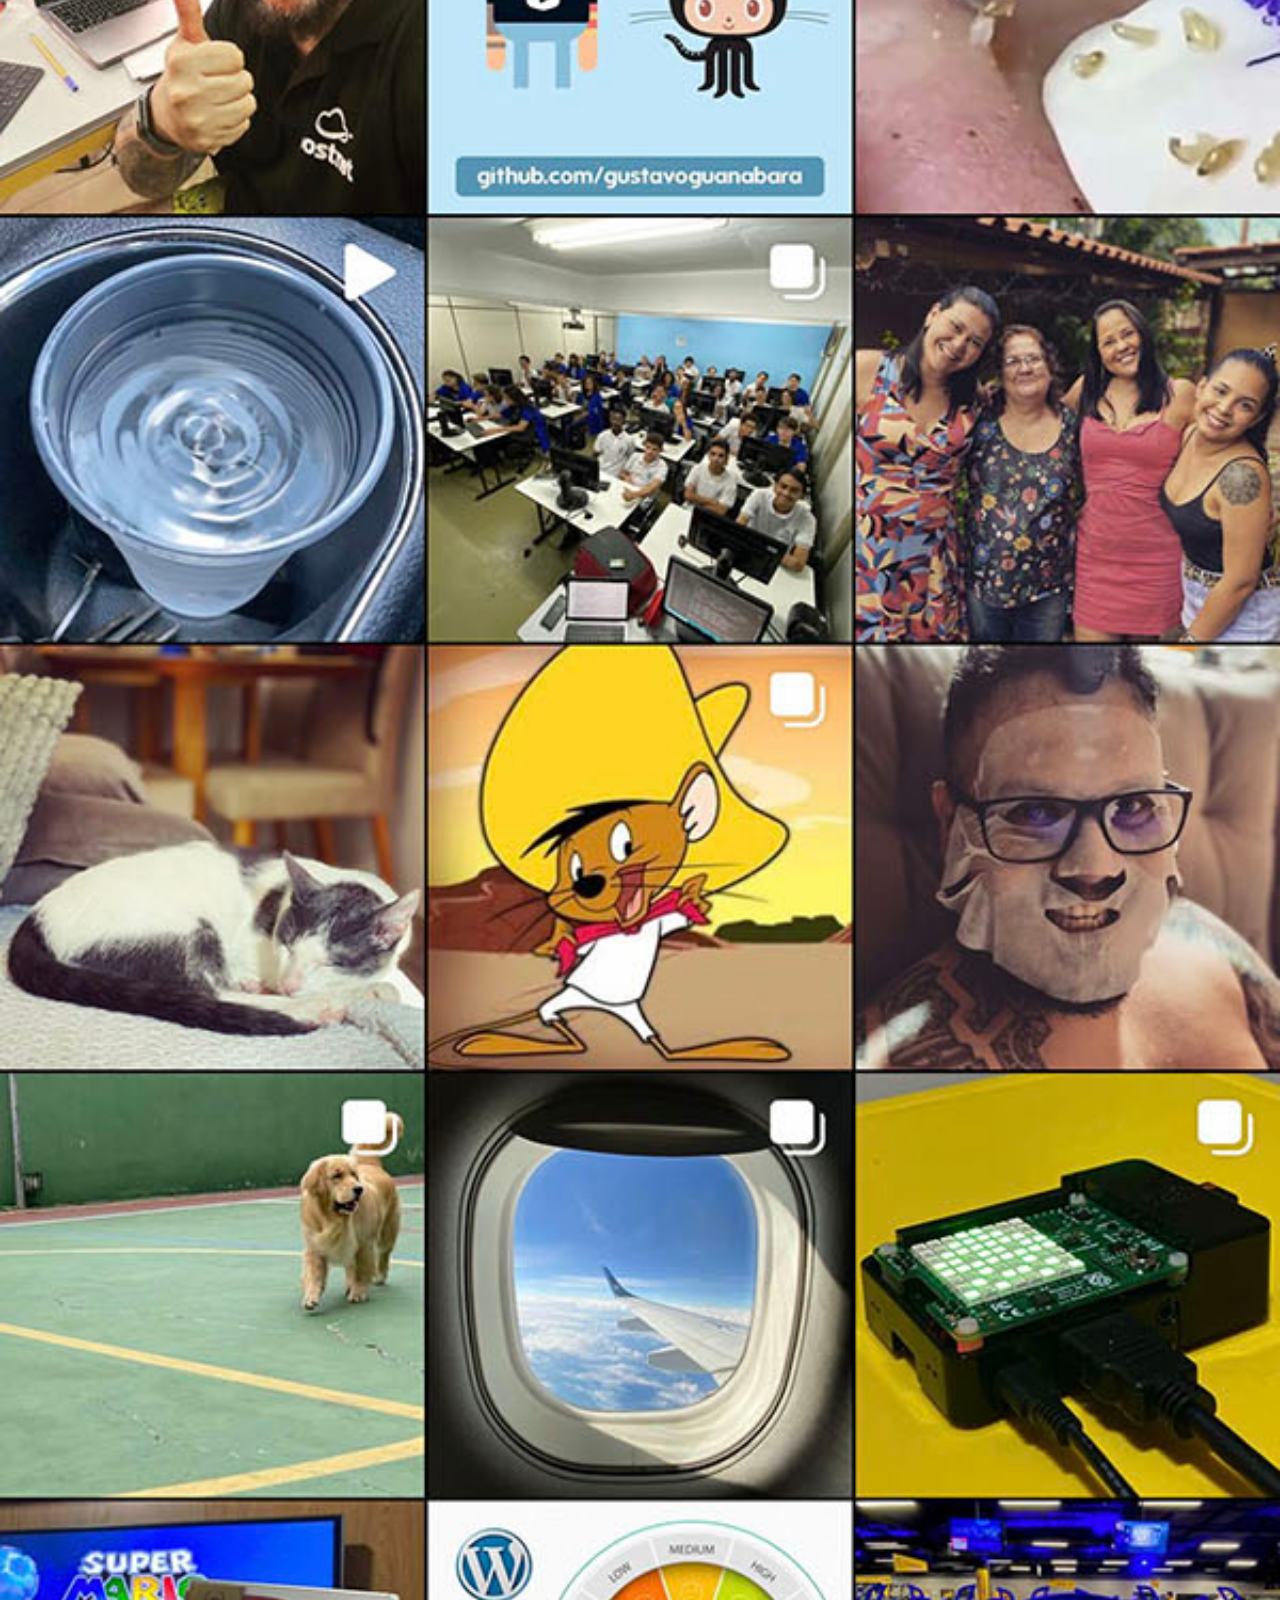
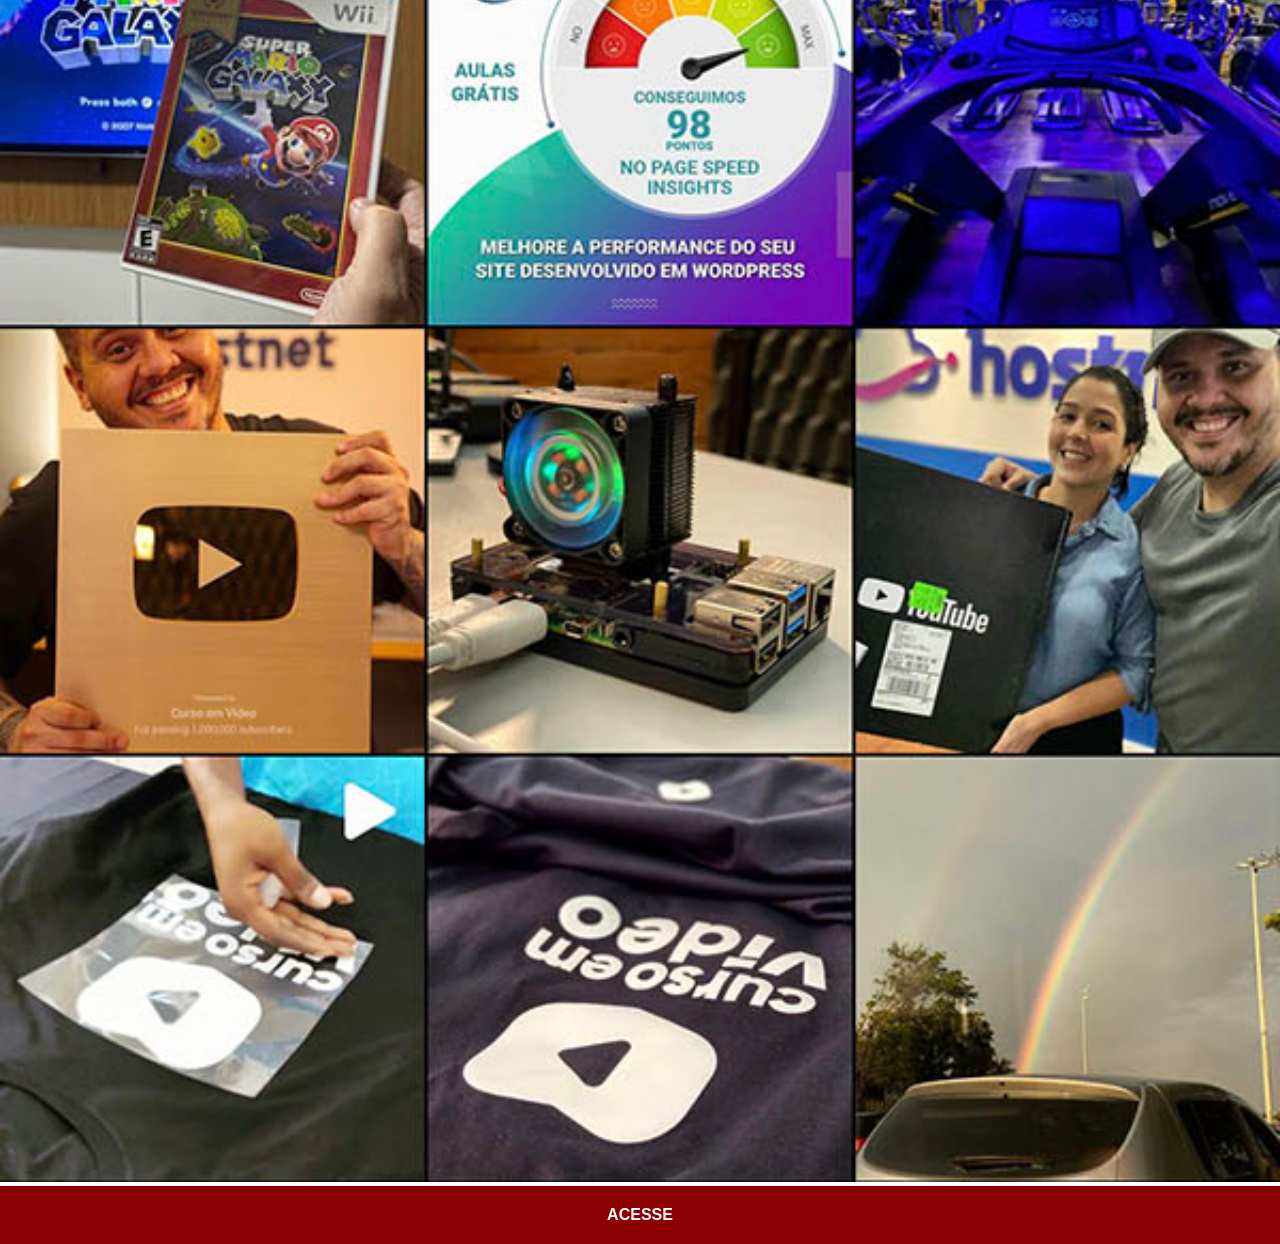
<file: instagran.html>
<!DOCTYPE html>
<html lang="pt-br">
<head>
    <meta charset="UTF-8">
    <meta name="viewport" content="width=device-width, initial-scale=1.0">
    <title>Instagran</title>
    <link rel="stylesheet" href="estilos/social.css">
</head>
<body>

    <img src="imagens/tela-instagram.jpg" alt="Instagran">
    <a href="https://www.instagram.com/gustavoguanabara/" target="_blank">ACESSE</a>
    
</body>
</html>
</file>
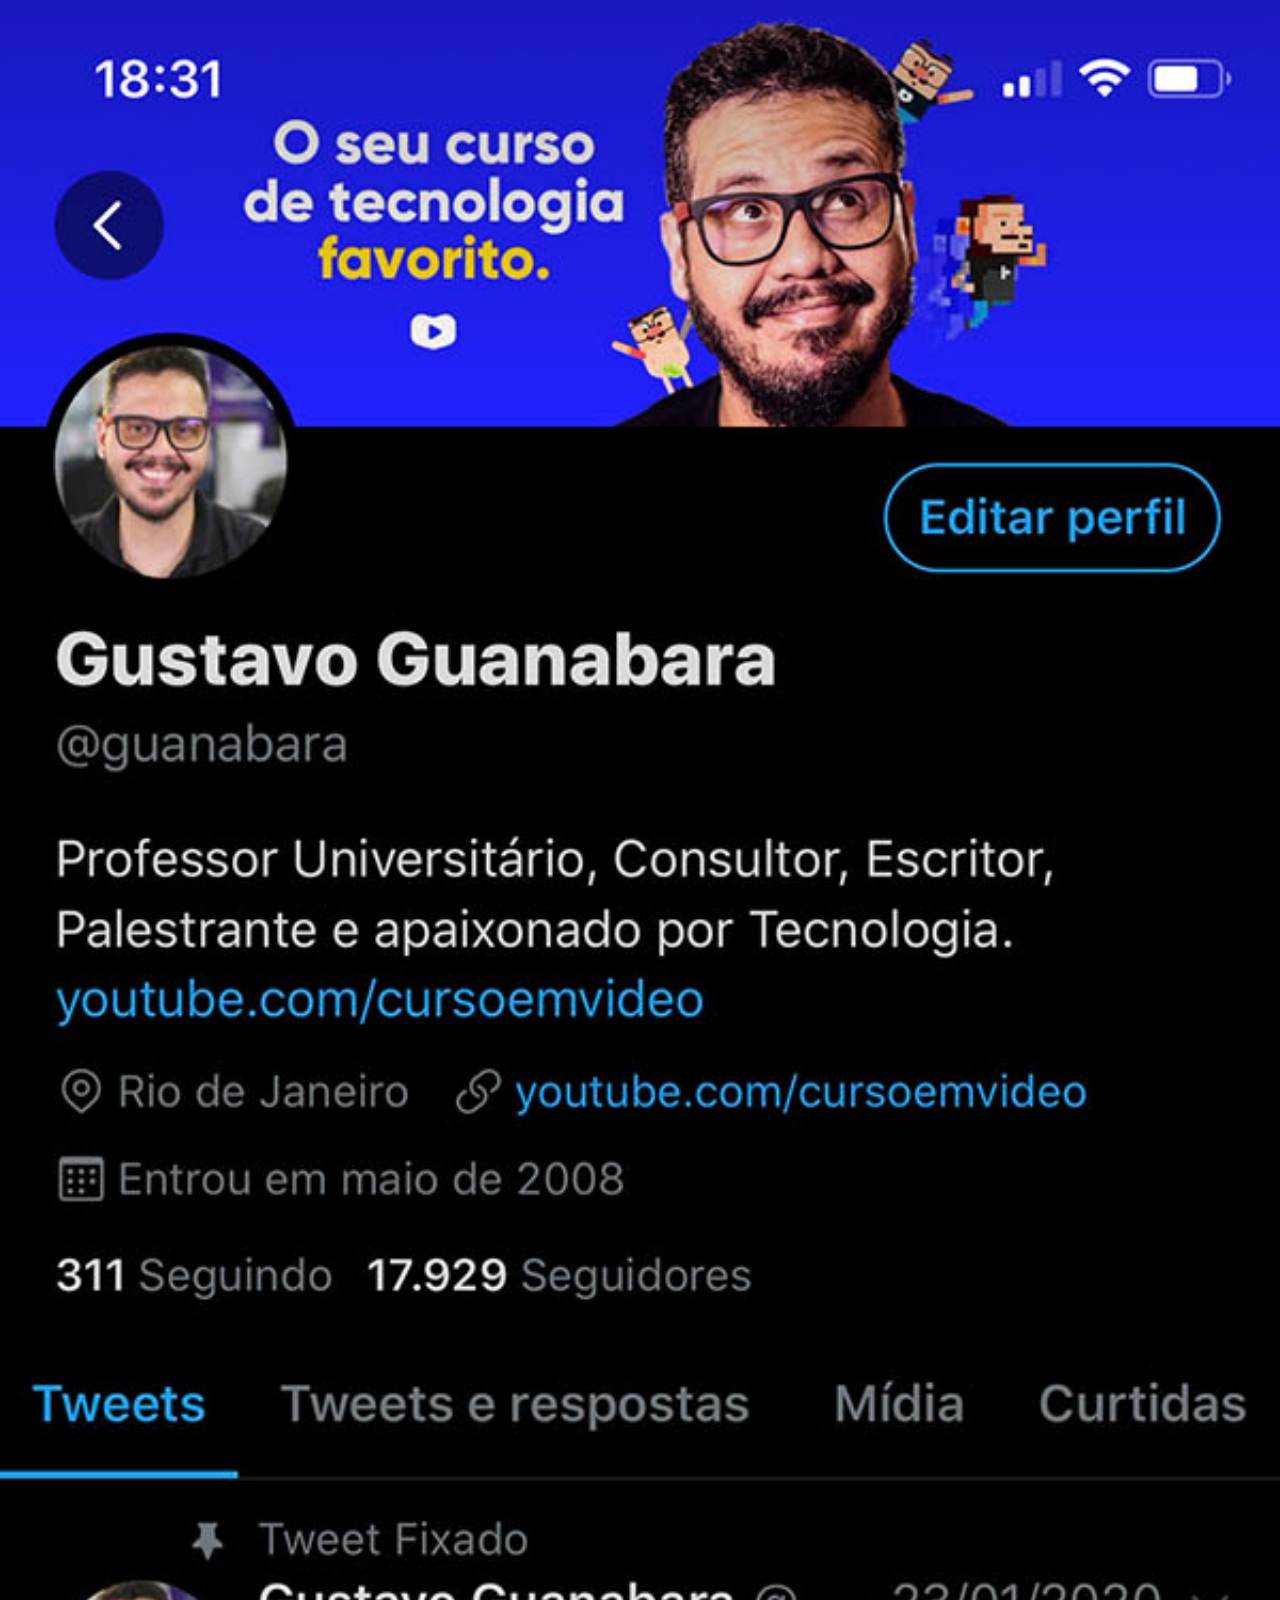
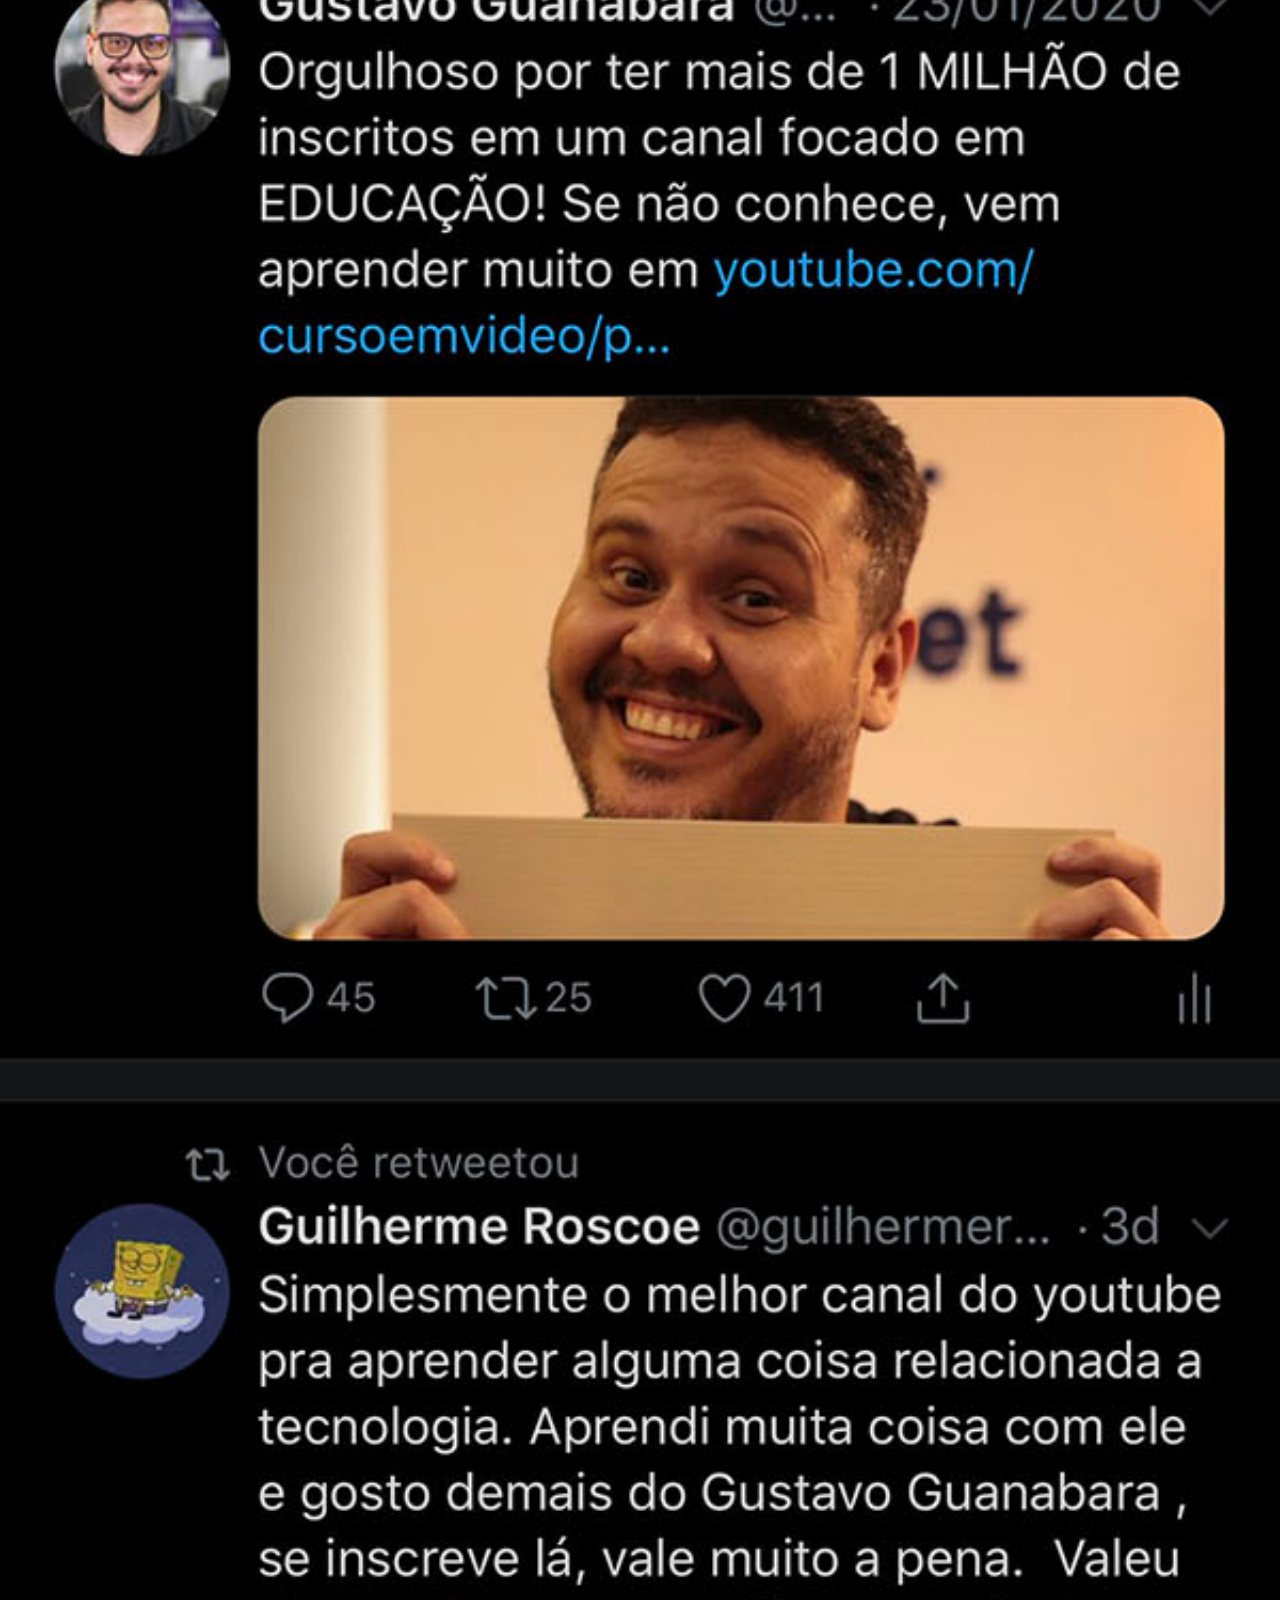
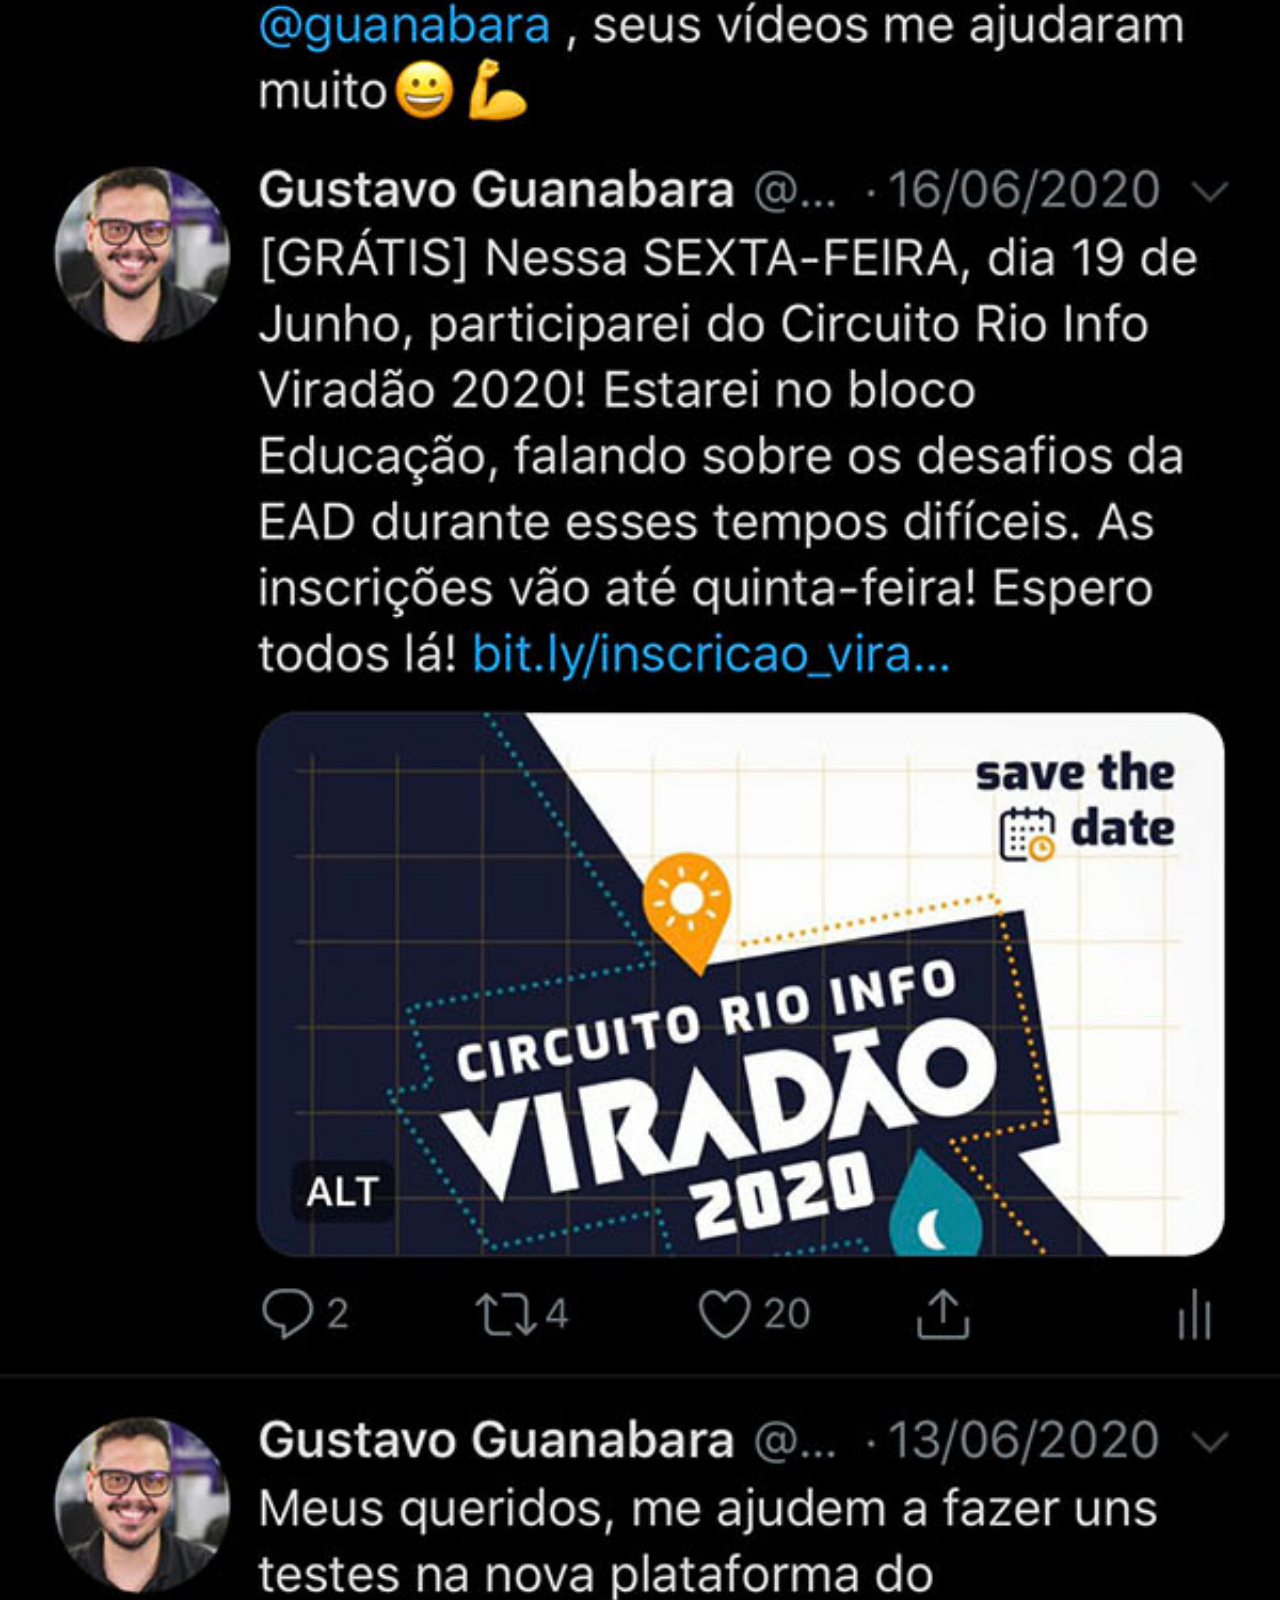
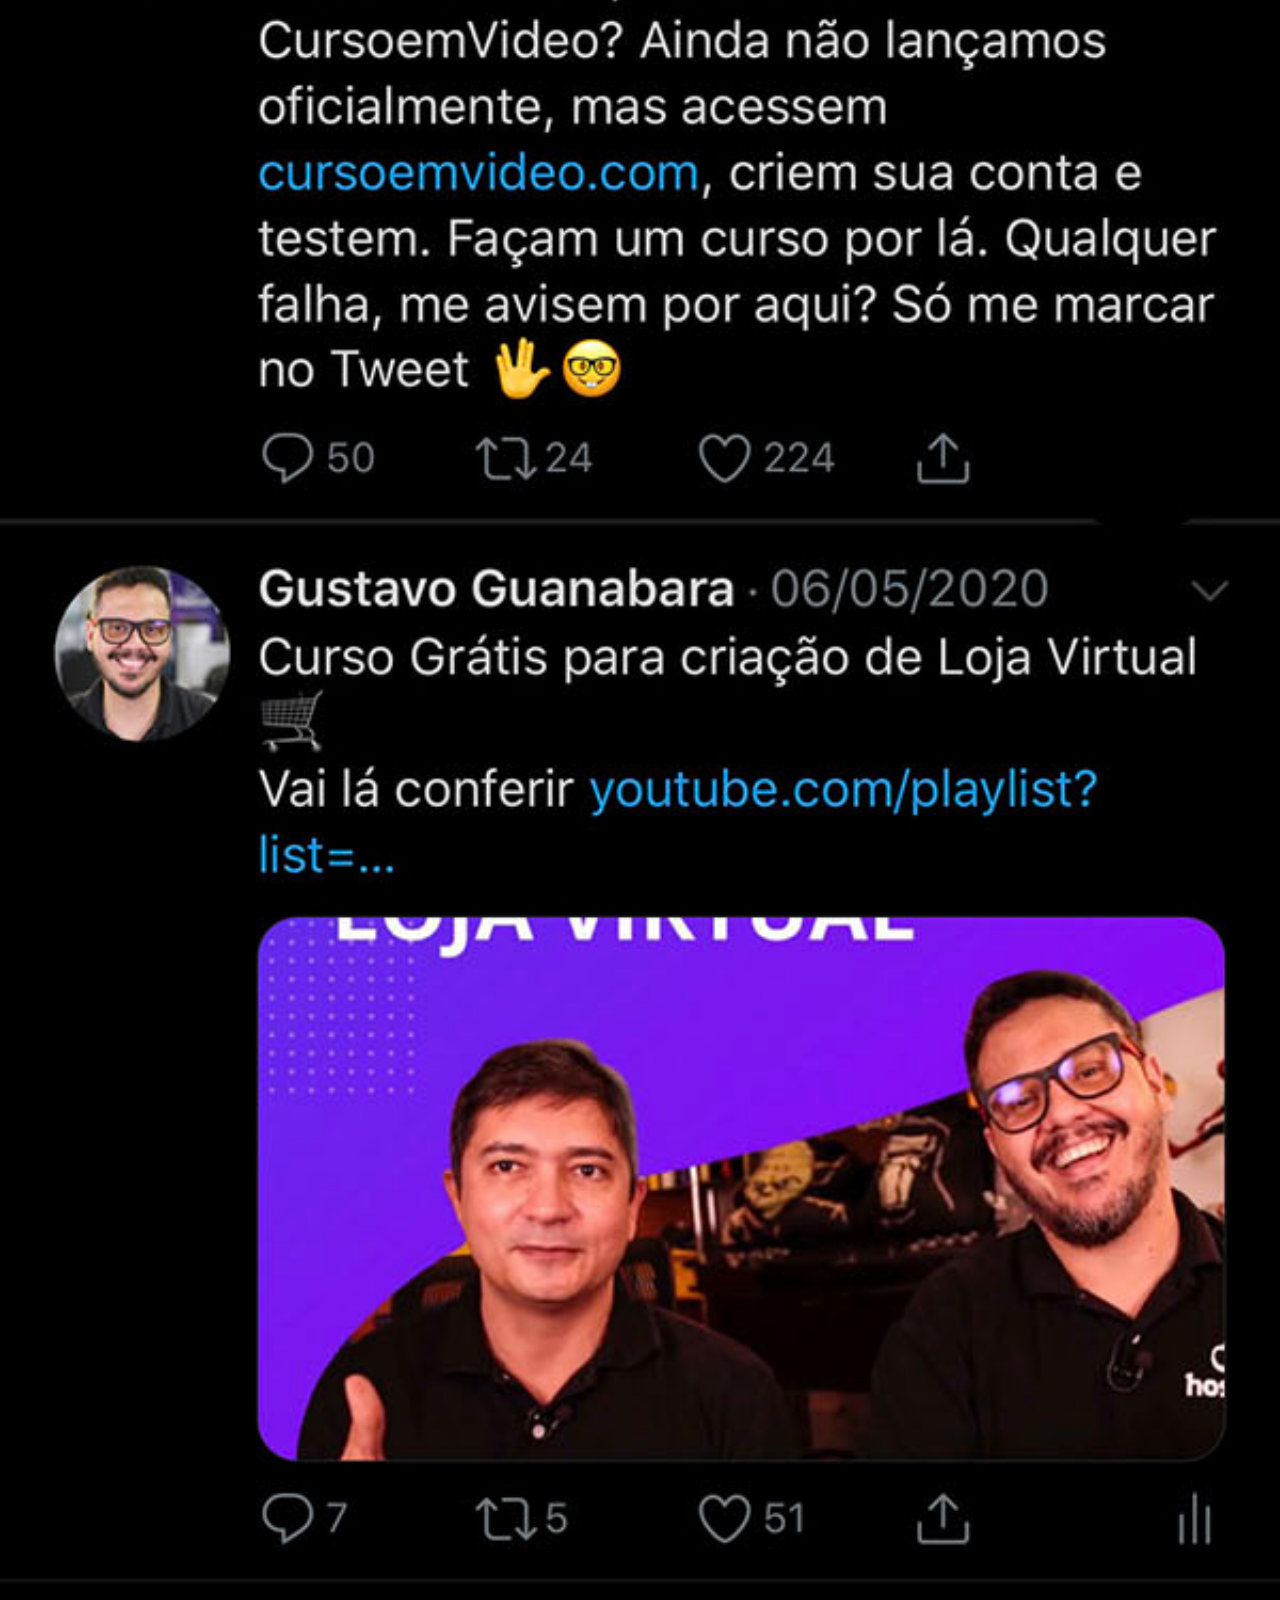
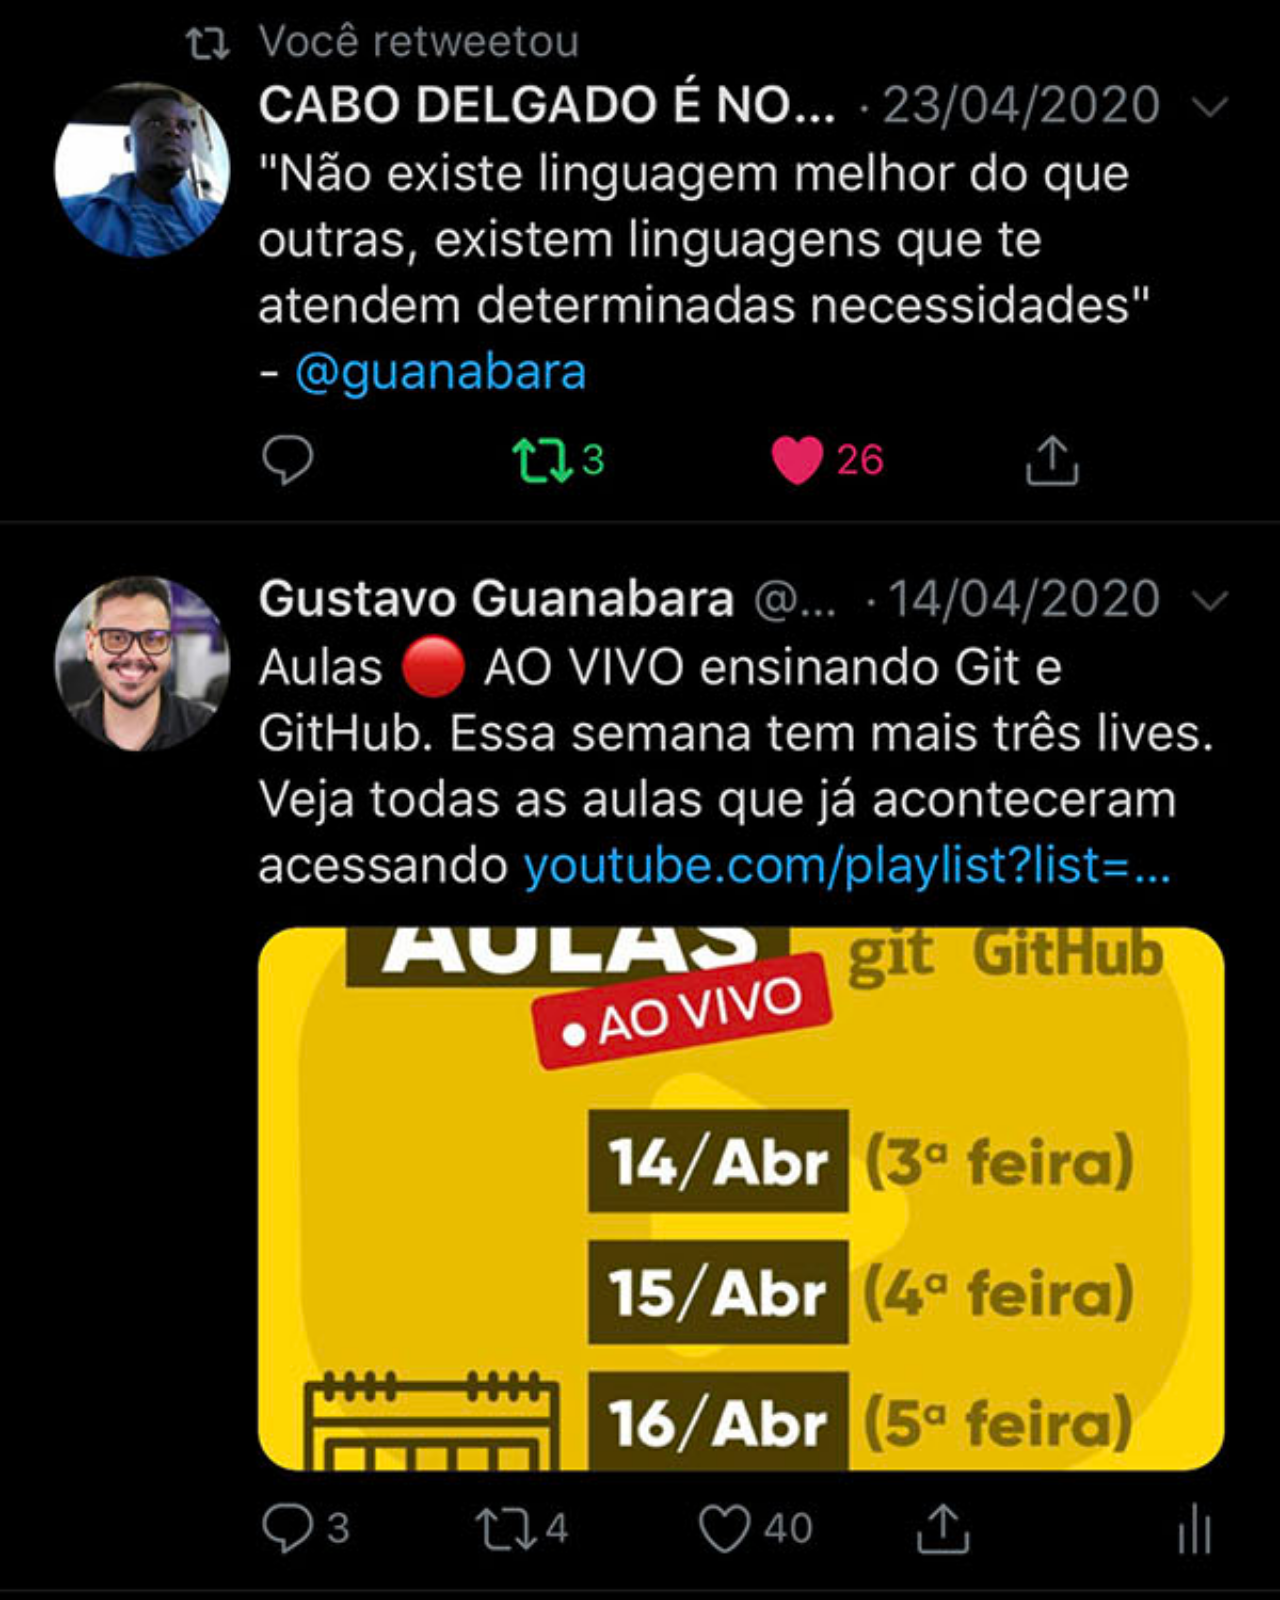
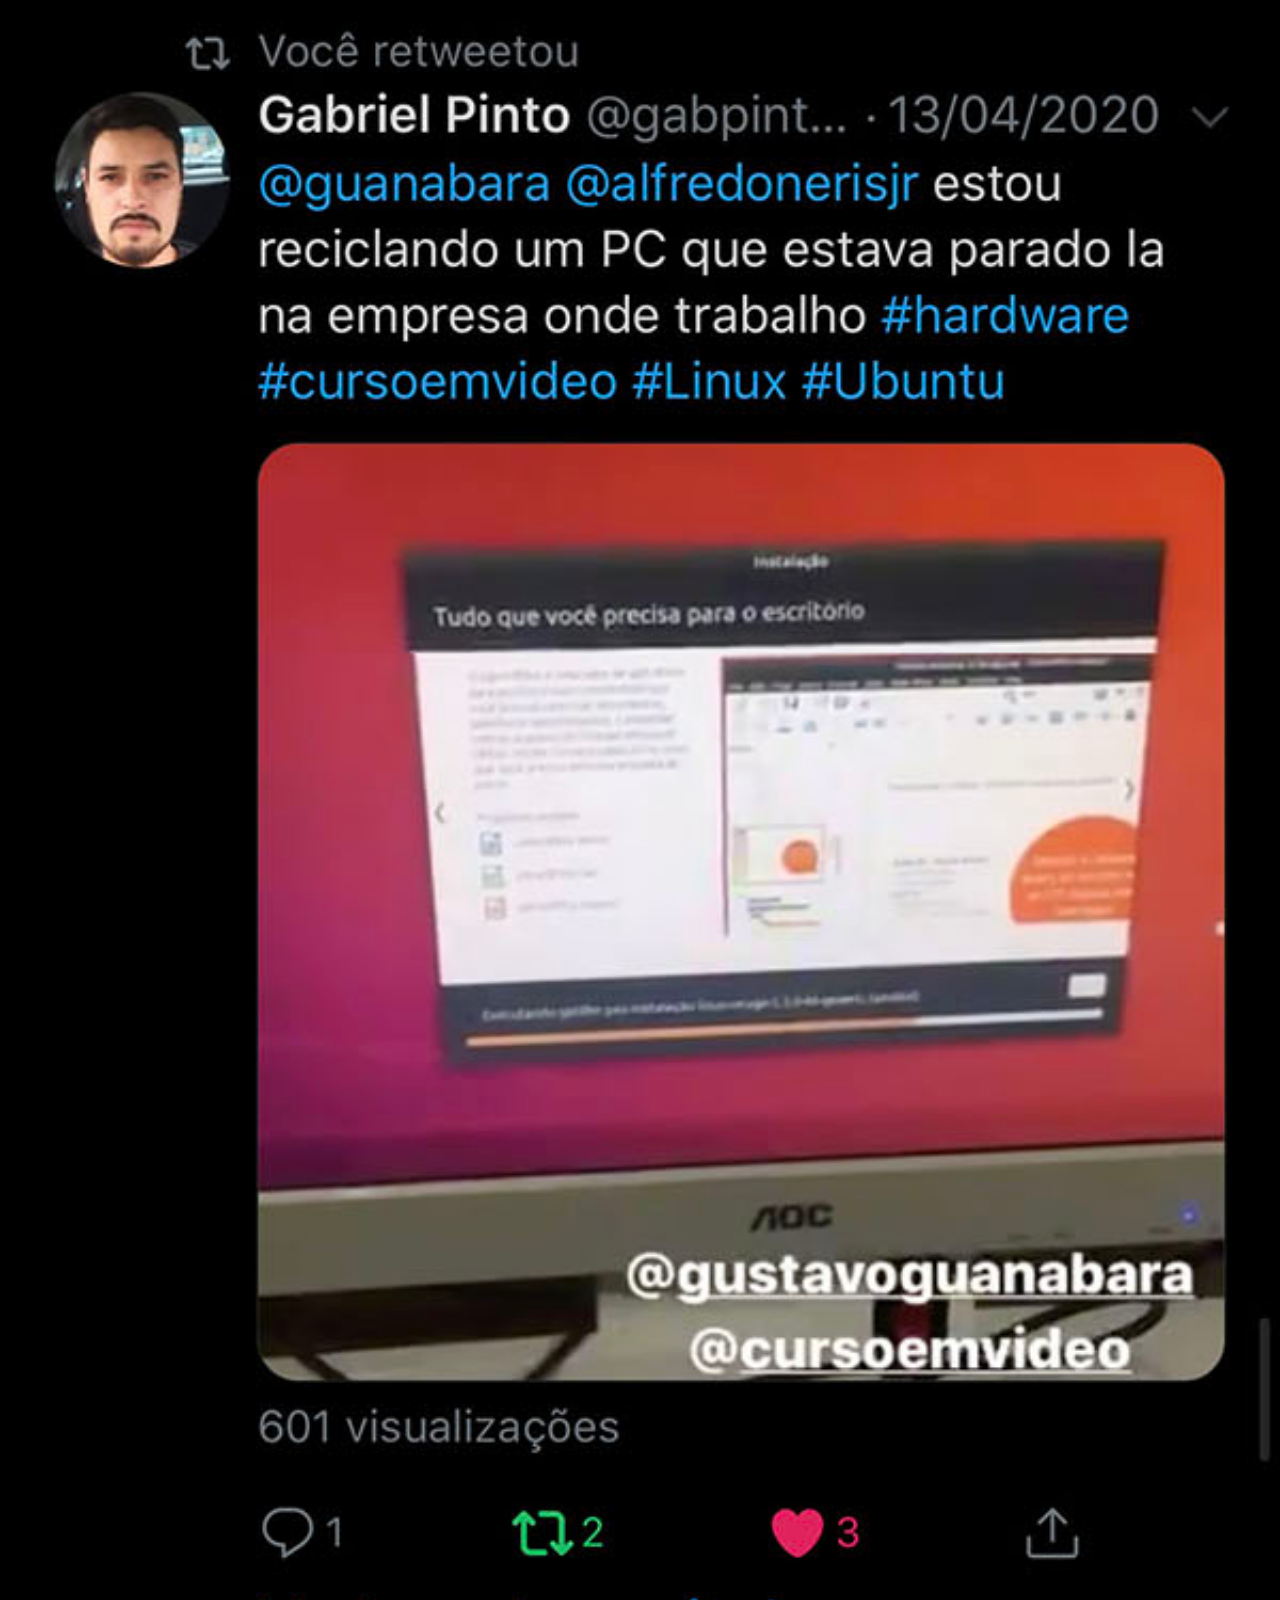
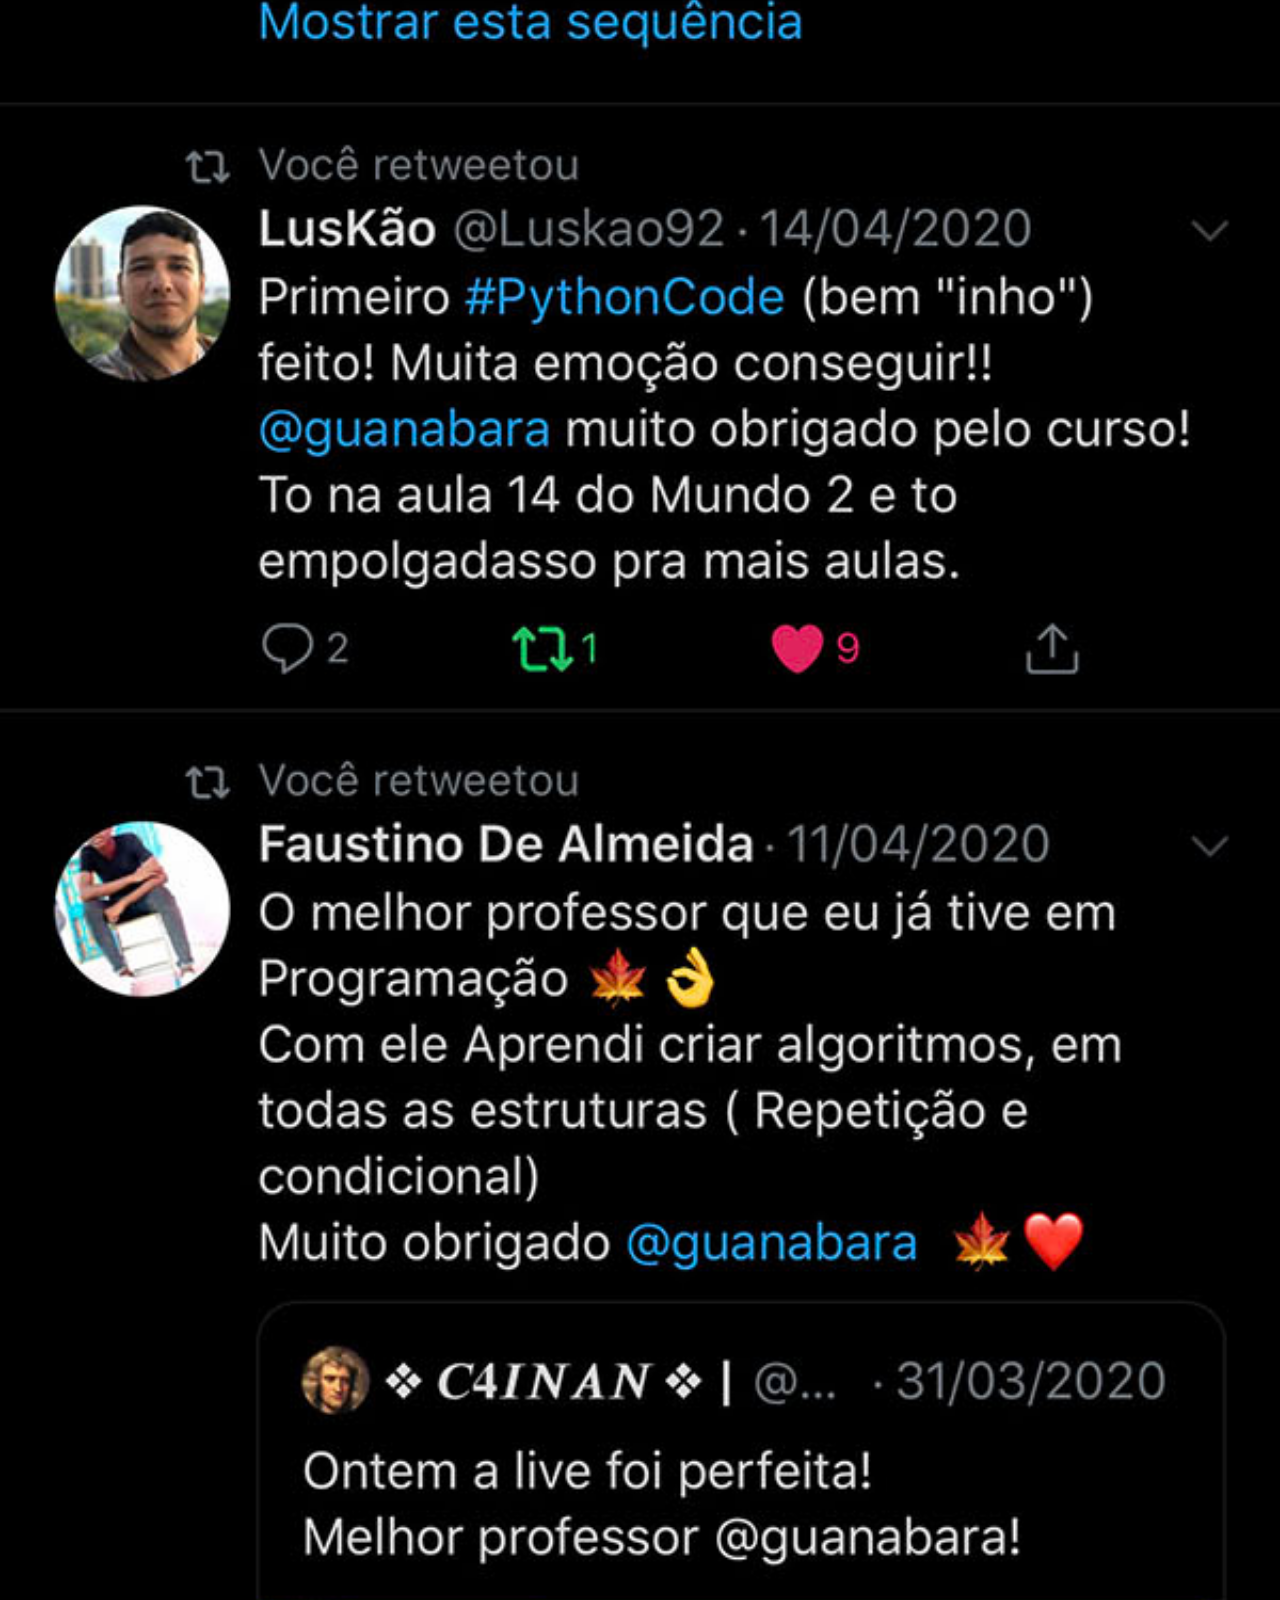
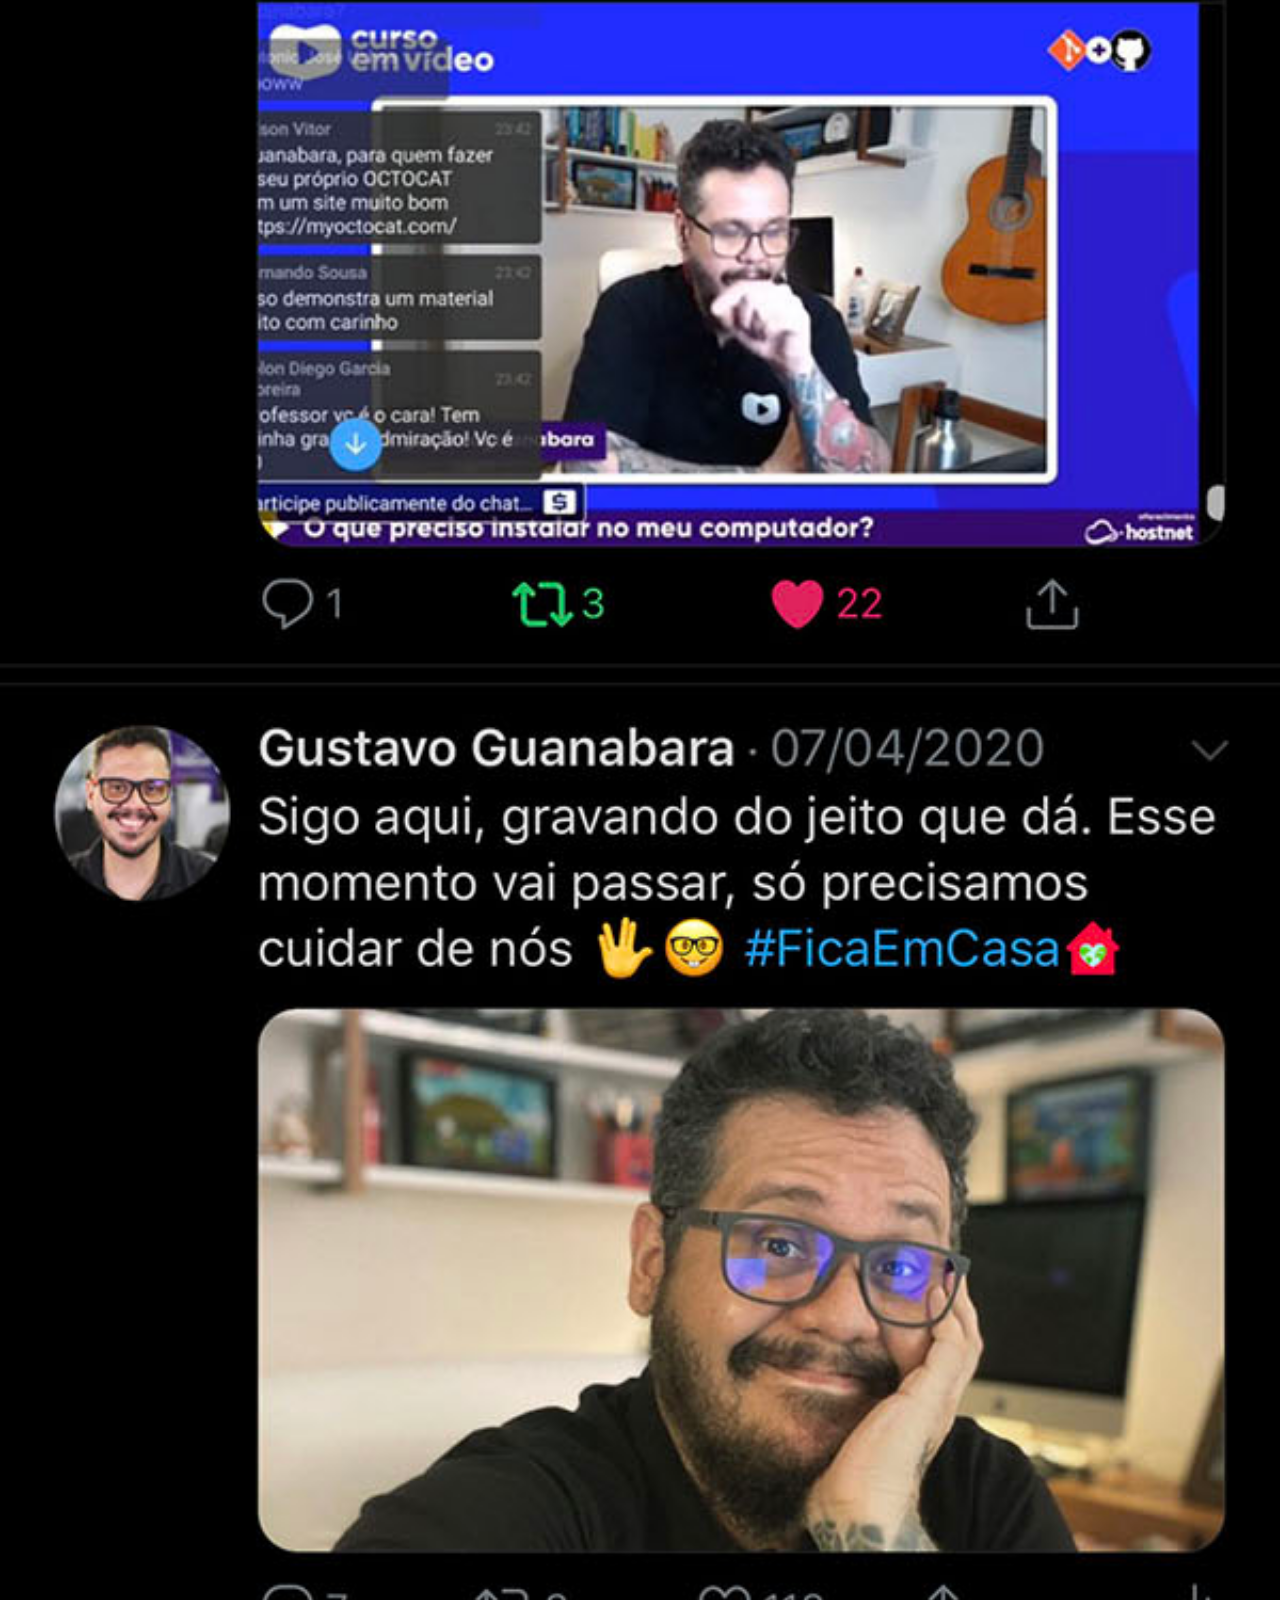
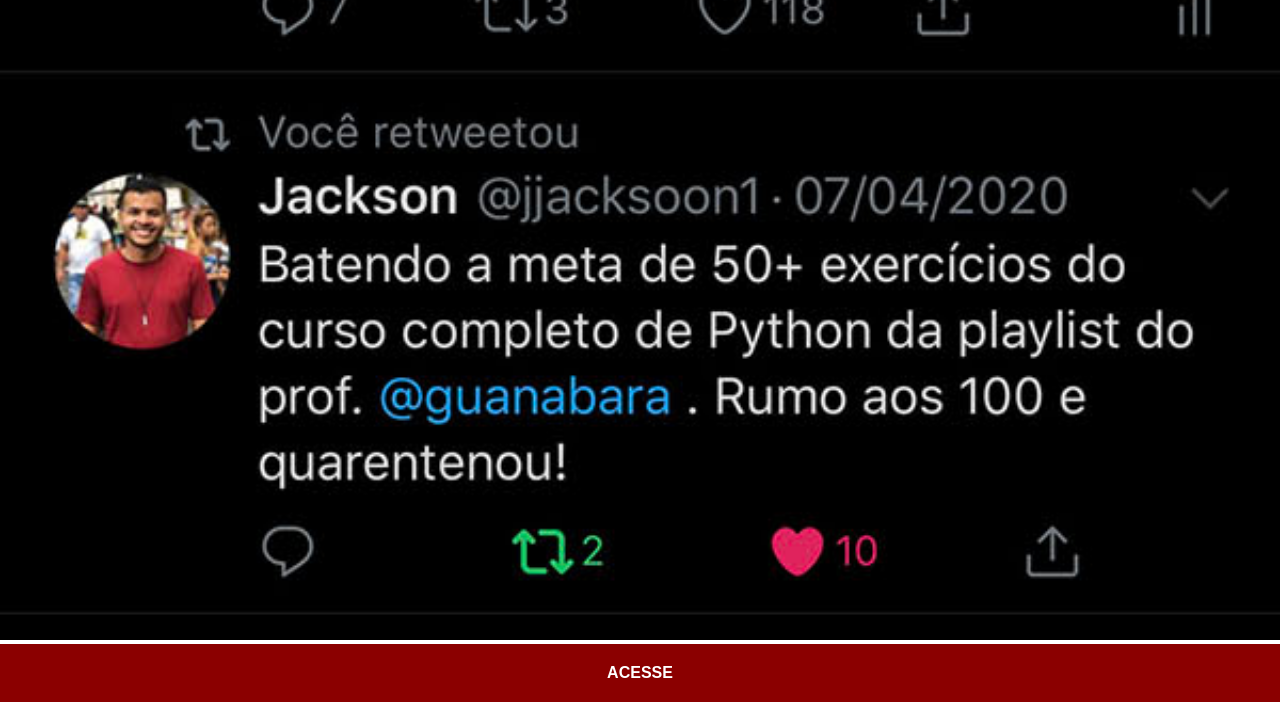
<file: twitter.html>
<!DOCTYPE html>
<html lang="pt-br">
<head>
    <meta charset="UTF-8">
    <meta name="viewport" content="width=device-width, initial-scale=1.0">
    <title>twitter</title>
    <link rel="stylesheet" href="estilos/social.css">
</head>
<body>
    

    <img src="imagens/tela-twitter.jpg" alt="twitter">
    <a href="https://x.com/guanabara" target="_blank">ACESSE</a>
</body>
</html>
</file>
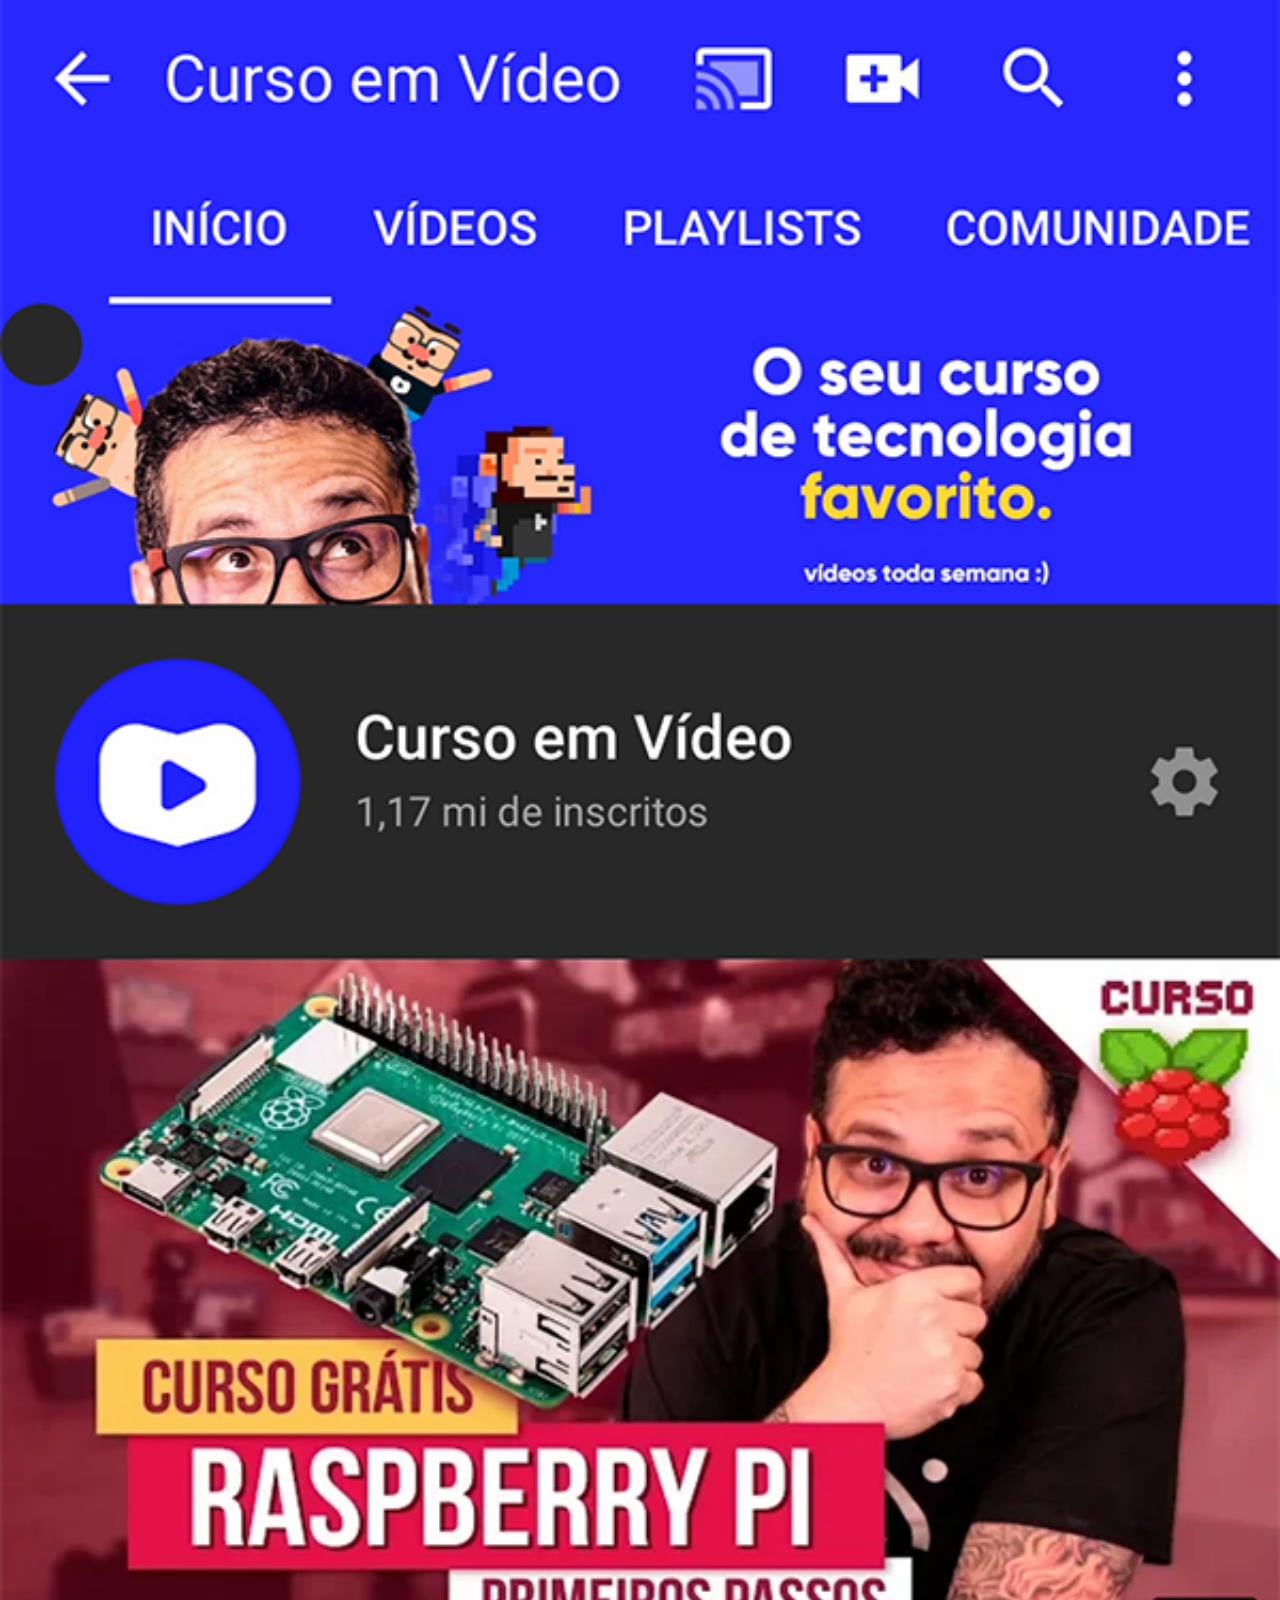
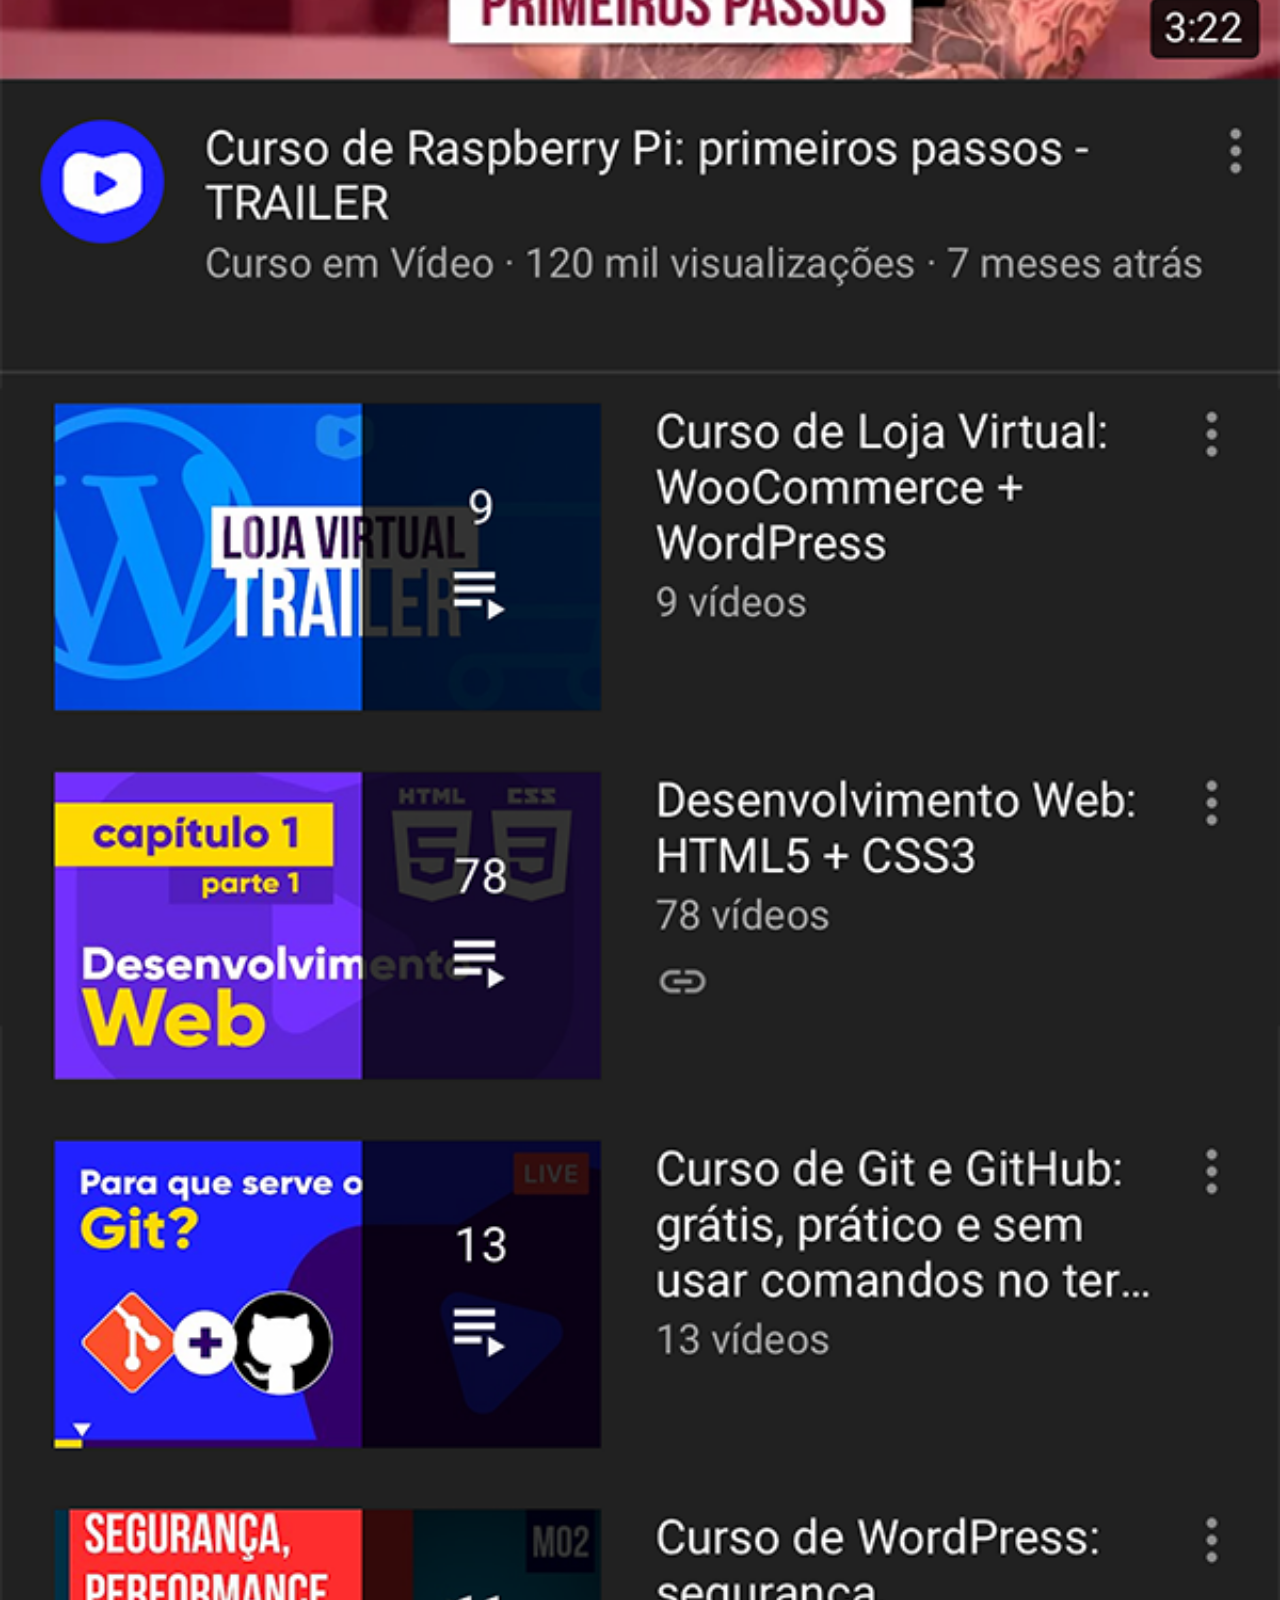
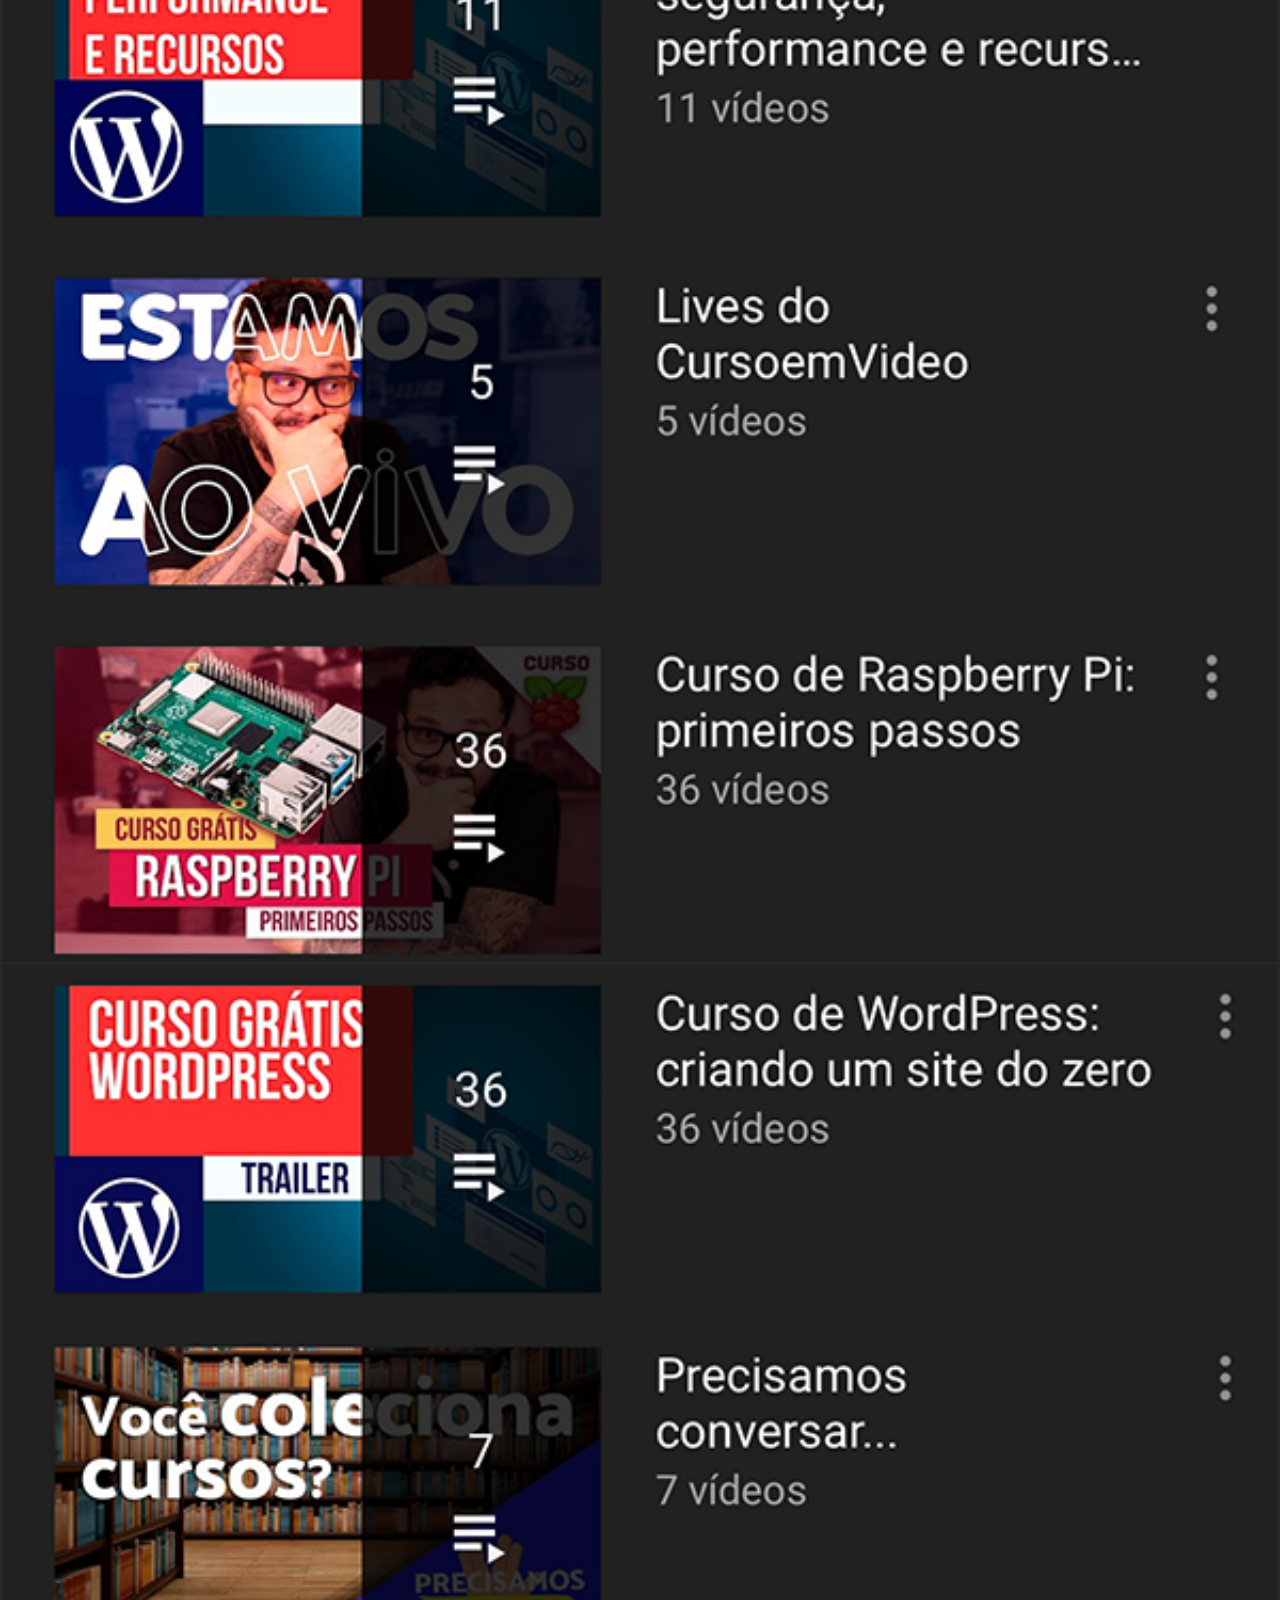
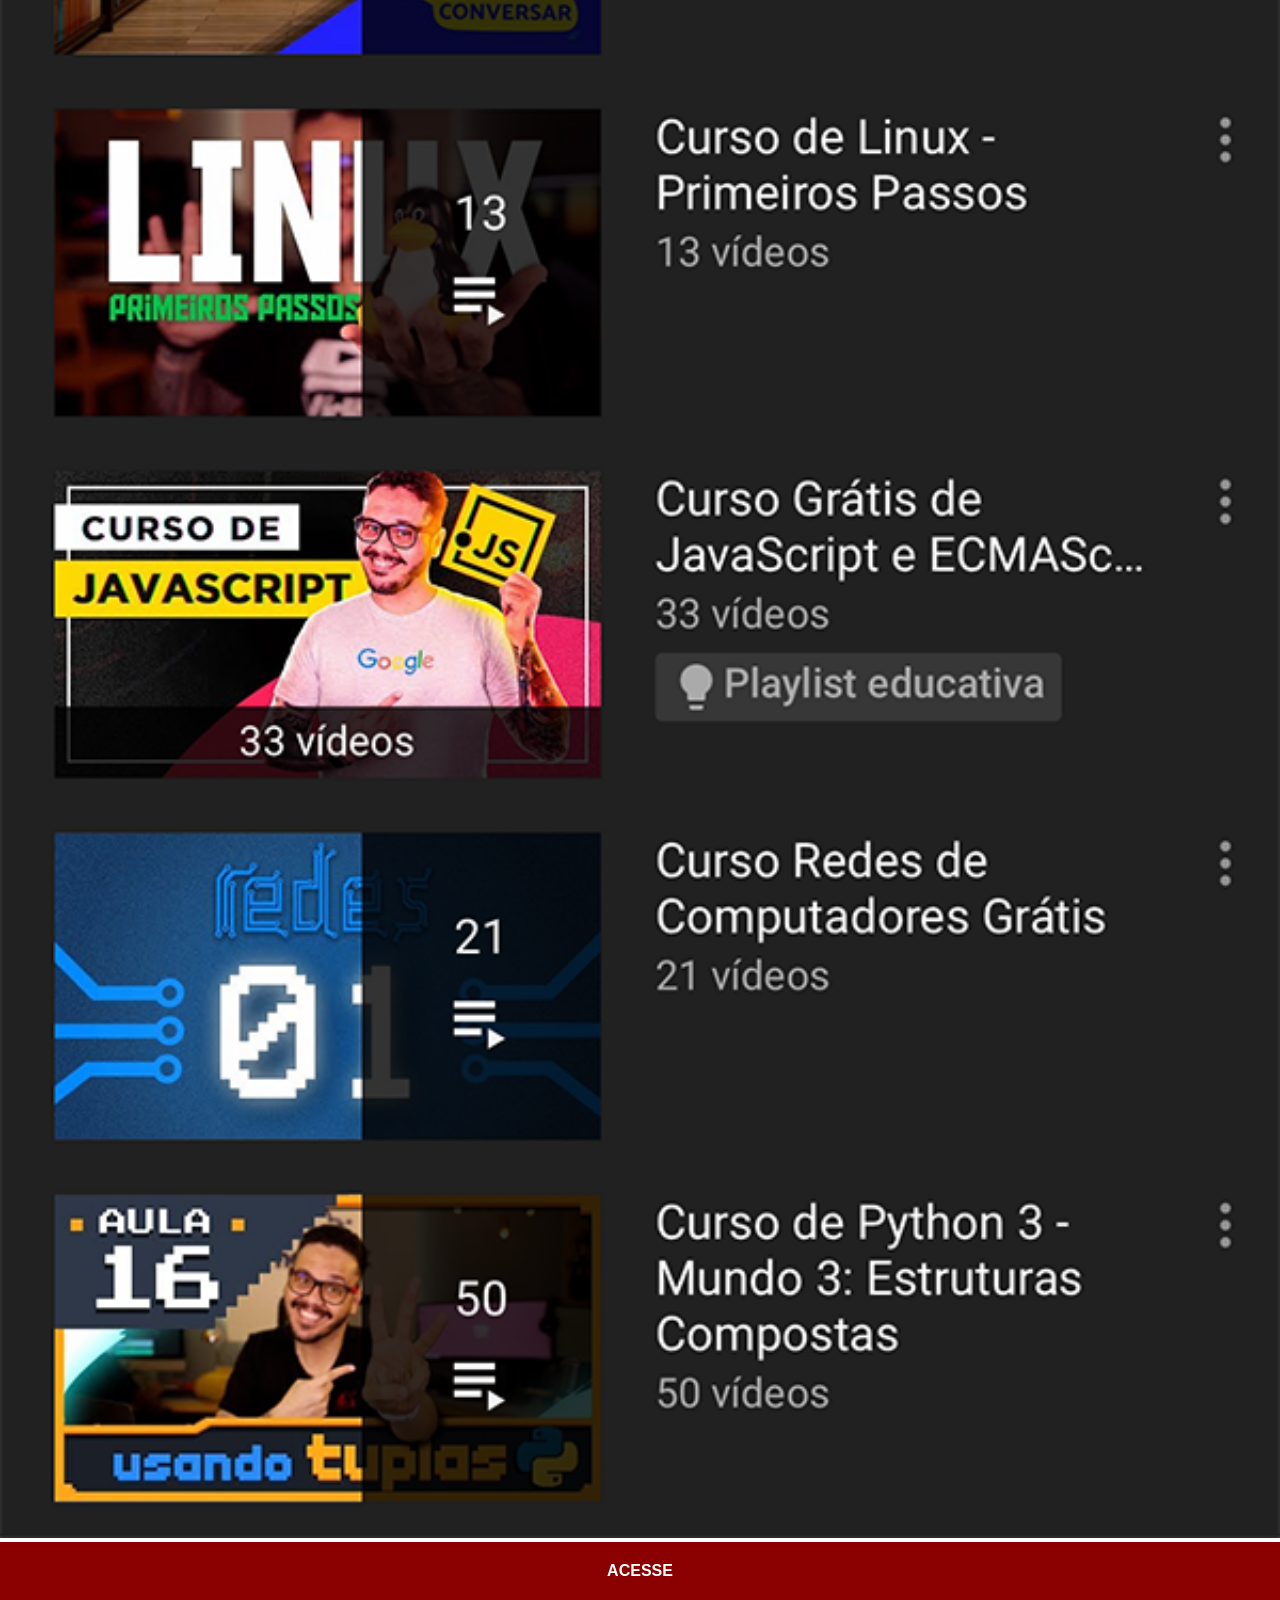
<file: youtube.html>
<!DOCTYPE html>
<html lang="pt-br">
<head>
    <meta charset="UTF-8">
    <meta name="viewport" content="width=device-width, initial-scale=1.0">
    <title>logo-youtube</title>
    <link rel="stylesheet" href="estilos/social.css">
    <style>
      
    </style>
</head>
<body>

    <img src="imagens/tela-youtube.png" alt="you tube">
    <a href="https://www.youtube.com/@cursoemvideo/playlists" target="_blank">ACESSE</a>
    
</body>
</html>
</file>
<file: estilos/style.css>
@charset "utf-8";

* {
    margin: 0px;
    padding: 0px;
    font-family: Arial, Helvetica, sans-serif;
}

html, body {
    height: 100vh;
    width: 100vw;
    background-color: black;
}

body {
    background: url('../imagens/fundo-madeira.jpg') no-repeat top center;
    background-size: cover;
    background-attachment: fixed;
}

main {
    position: relative;
    height: 100vh;
    
}

section#telefone {
    position: absolute;
    top: 50%;
    left: 50%;
    transform: translate(-50%, -50%);

    height: 627px;
    width: 311px;
    background-color: blue;
    background: url('../imagens/frame-iphone.png')no-repeat;
}

iframe#tela {
    position: relative;
    top: 80px;
    left: 22px;
    width: 267px;
    height: 471px;
}

section#redes-sociais {
    text-align: right;
}
section#redes-sociais img {
    width: 50px;
    margin: 10px;
    border-radius: 50px;
    box-shadow: 2px 2px 2px rgba(0, 0, 0, 0.473);
    box-sizing: border-box;
}

section#redes-sociais img:hover {
    border: 2px solid rgba(255, 255, 255, 0.616) ;
    transform: translate(-3px, -3px);
    box-shadow: 5px 5px 10px rgba(0, 0, 0, 0.541);
    transition: transform 0.5s, border 1s;
}
</file>
<file: estilos/social.css>
@charset "utf-8";

        * {
            margin: 0px;
            padding: 0px;
            font-family: Arial, Helvetica, sans-serif;
        }
        ::-webkit-scrollbar {
            width: 0px;
            height: 0px;
        }

        img {
            width: 100vw;
        }

        a {
            display: block;
            background-color: darkred;
            color: white;
            padding: 20px;
            text-align: center;
            font-weight: bolder;
            text-decoration: none;
        }

        a:hover {
            background-color: red;
        }
</file>
